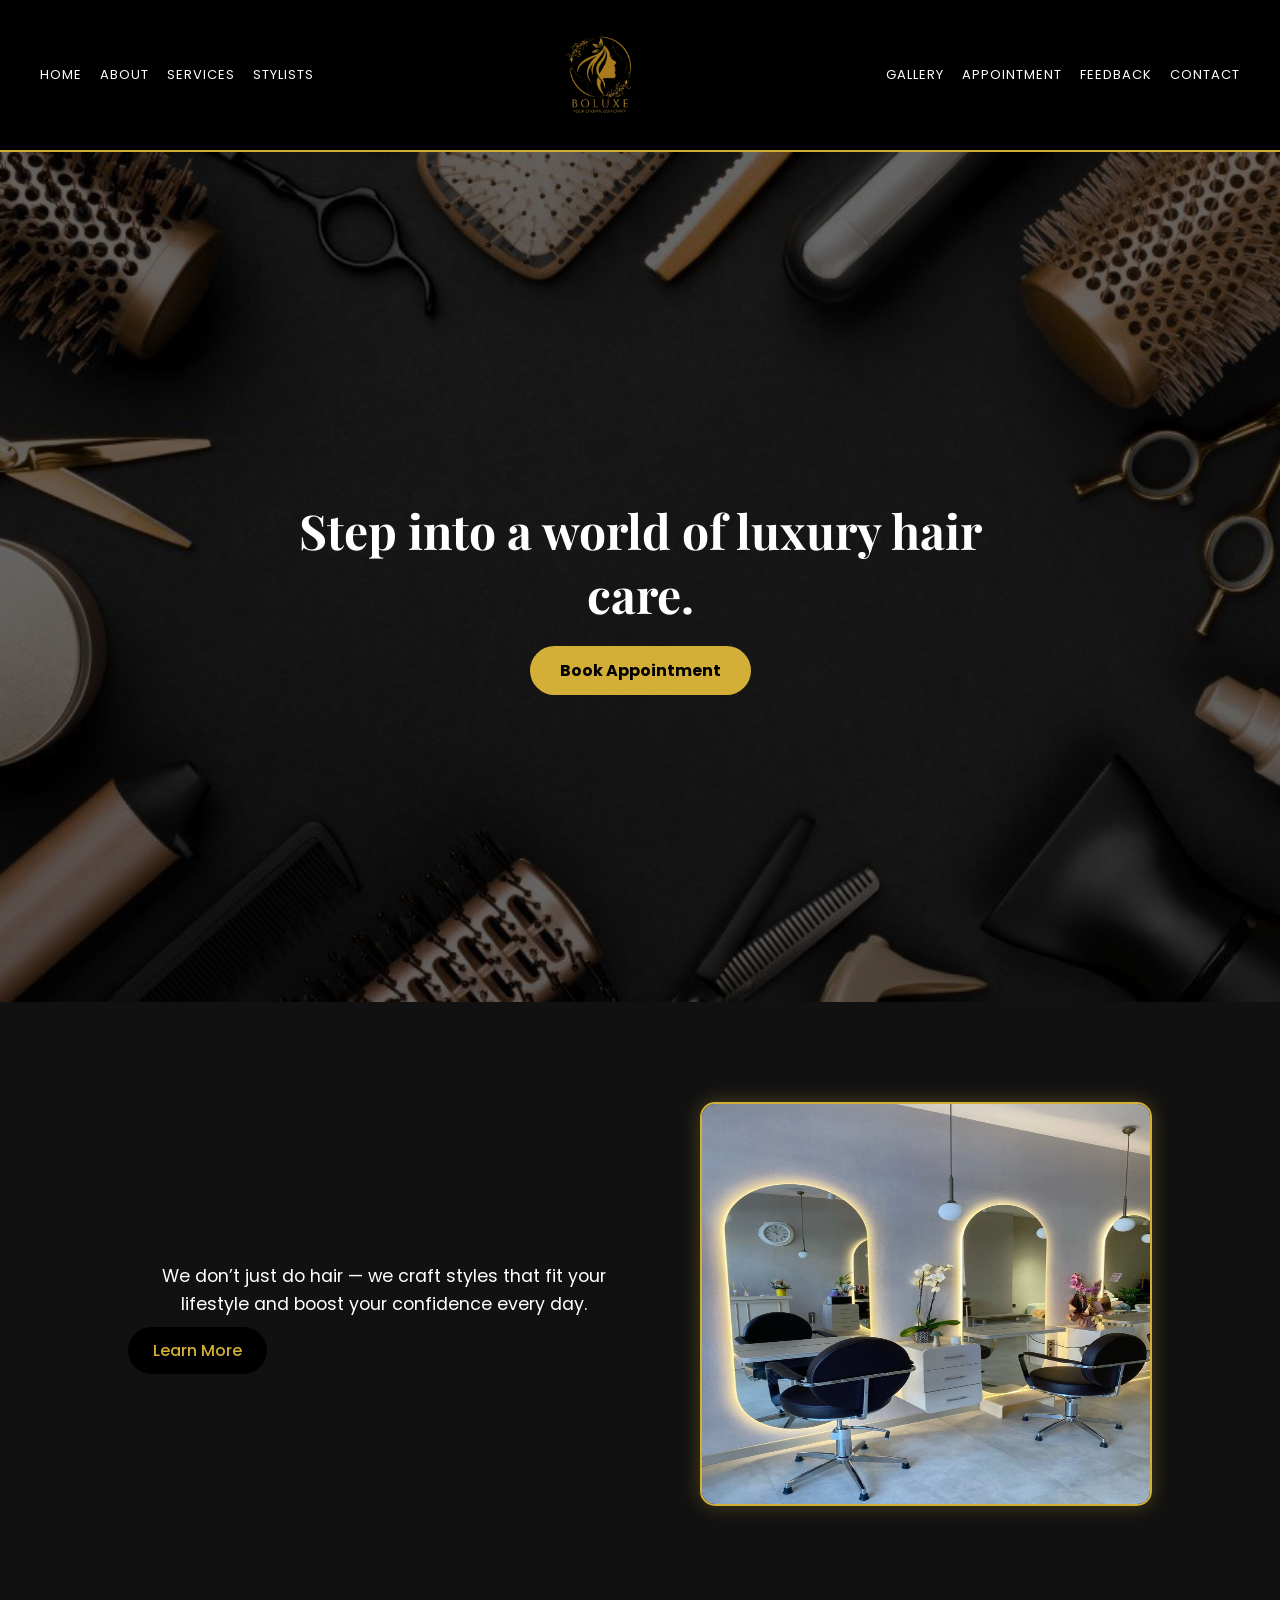
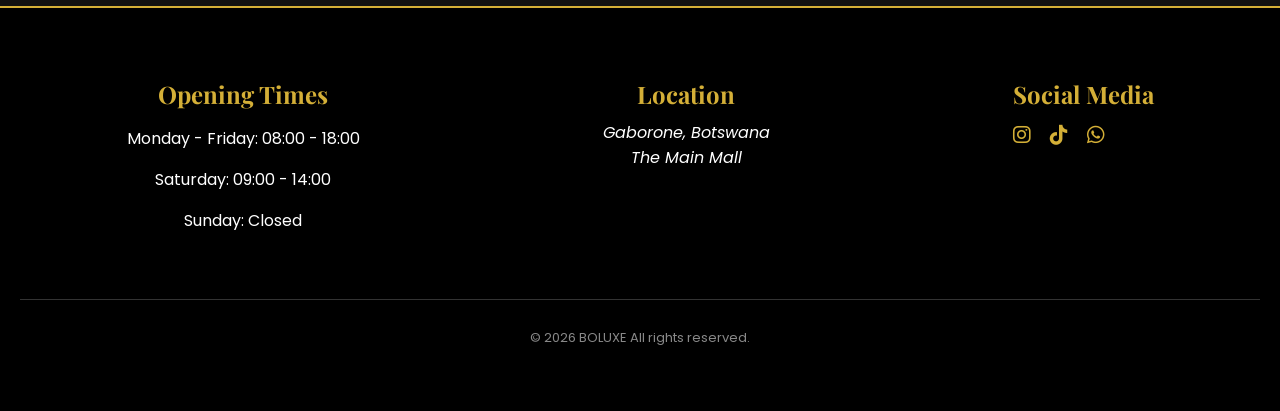
<file: index.html>
<!DOCTYPE html>
<html lang="en">
<head>
<meta charset="UTF-8">
<meta name="viewport" content="width=device-width, initial-scale=1.0">
<link href="styles.css" rel="stylesheet">
<link rel="stylesheet" href="https://cdnjs.cloudflare.com/ajax/libs/font-awesome/6.5.0/css/all.min.css">
<link href="https://fonts.googleapis.com/css2?family=Playfair+Display:wght@500;700&family=Poppins:wght@300;400;500&family=Great+Vibes&display=swap" rel="stylesheet">
</head>
<body>
<header>
    <nav> 
        <a href="index.html">Home</a> 
        <a href="about.html">About</a> 
        <a href="services.html">Services</a> 
        <a href="stylists.html">Stylists</a> 
    </nav> 
    <div class="logo"> 
    </div> 
    <nav> 
        <a href="gallery.html">Gallery</a> 
        <a href="appointment.html">Appointment</a> 
        <a href="feedback.html">Feedback</a> 
        <a href="contact.html">Contact</a> 
    </nav> 
</header>
    </header>

    <main id="home">
<section class="hero">
    <h1>Step into a world of luxury hair<br>care.</h1>
    <a href="signup.html" class="hero-btn">Book Appointment</a>
</section>

<section class="about-homepage">
    <article class="text">
        <p>
            We don’t just do hair — we craft styles that fit your<br>
            lifestyle and boost your confidence every day.
        </p>
        <a href="about.html" class="btn">Learn More</a>
    </article>

    <aside class="image">
        <img src="about.jpeg" alt="Hair styling" height="400" width="400">
    </aside>
</section>
</main>

<footer>
<section>
    <h2>Opening Times</h2>
    <p>Monday - Friday: 08:00 - 18:00</p>
    <p>Saturday: 09:00 - 14:00</p>
    <p>Sunday: Closed</p>
</section>

<section>
    <h2>Location</h2>
    <address>
        Gaborone, Botswana<br>
        The Main Mall
    </address>
</section>

<section>
    <h2>Social Media</h2>
    <nav>
      <a 
        href="https://www.instagram.com/boluxehairstudio?igsh=N3lhdHZvMjdvNWFi&utm_source=qr" target="_blank">
        <i class="fa-brands fa-instagram"></i>
      </a>

      <a 
        href="https://www.tiktok.com/@boluxehairstudio?_r=1&_t=ZS-96FZWPO80Yi" target="_blank">
        <i class="fa-brands fa-tiktok"></i>
      </a>

      <a 
        href="https://wa.me/26772216670" target="_blank">
        <i class="fa-brands fa-whatsapp"></i>
      </a>
    </nav>
</section>

<section class="footer-bottom">
    <p>&copy; 2026 BOLUXE All rights reserved.</p>
</section>
</footer>
</body>
</html>
</file>
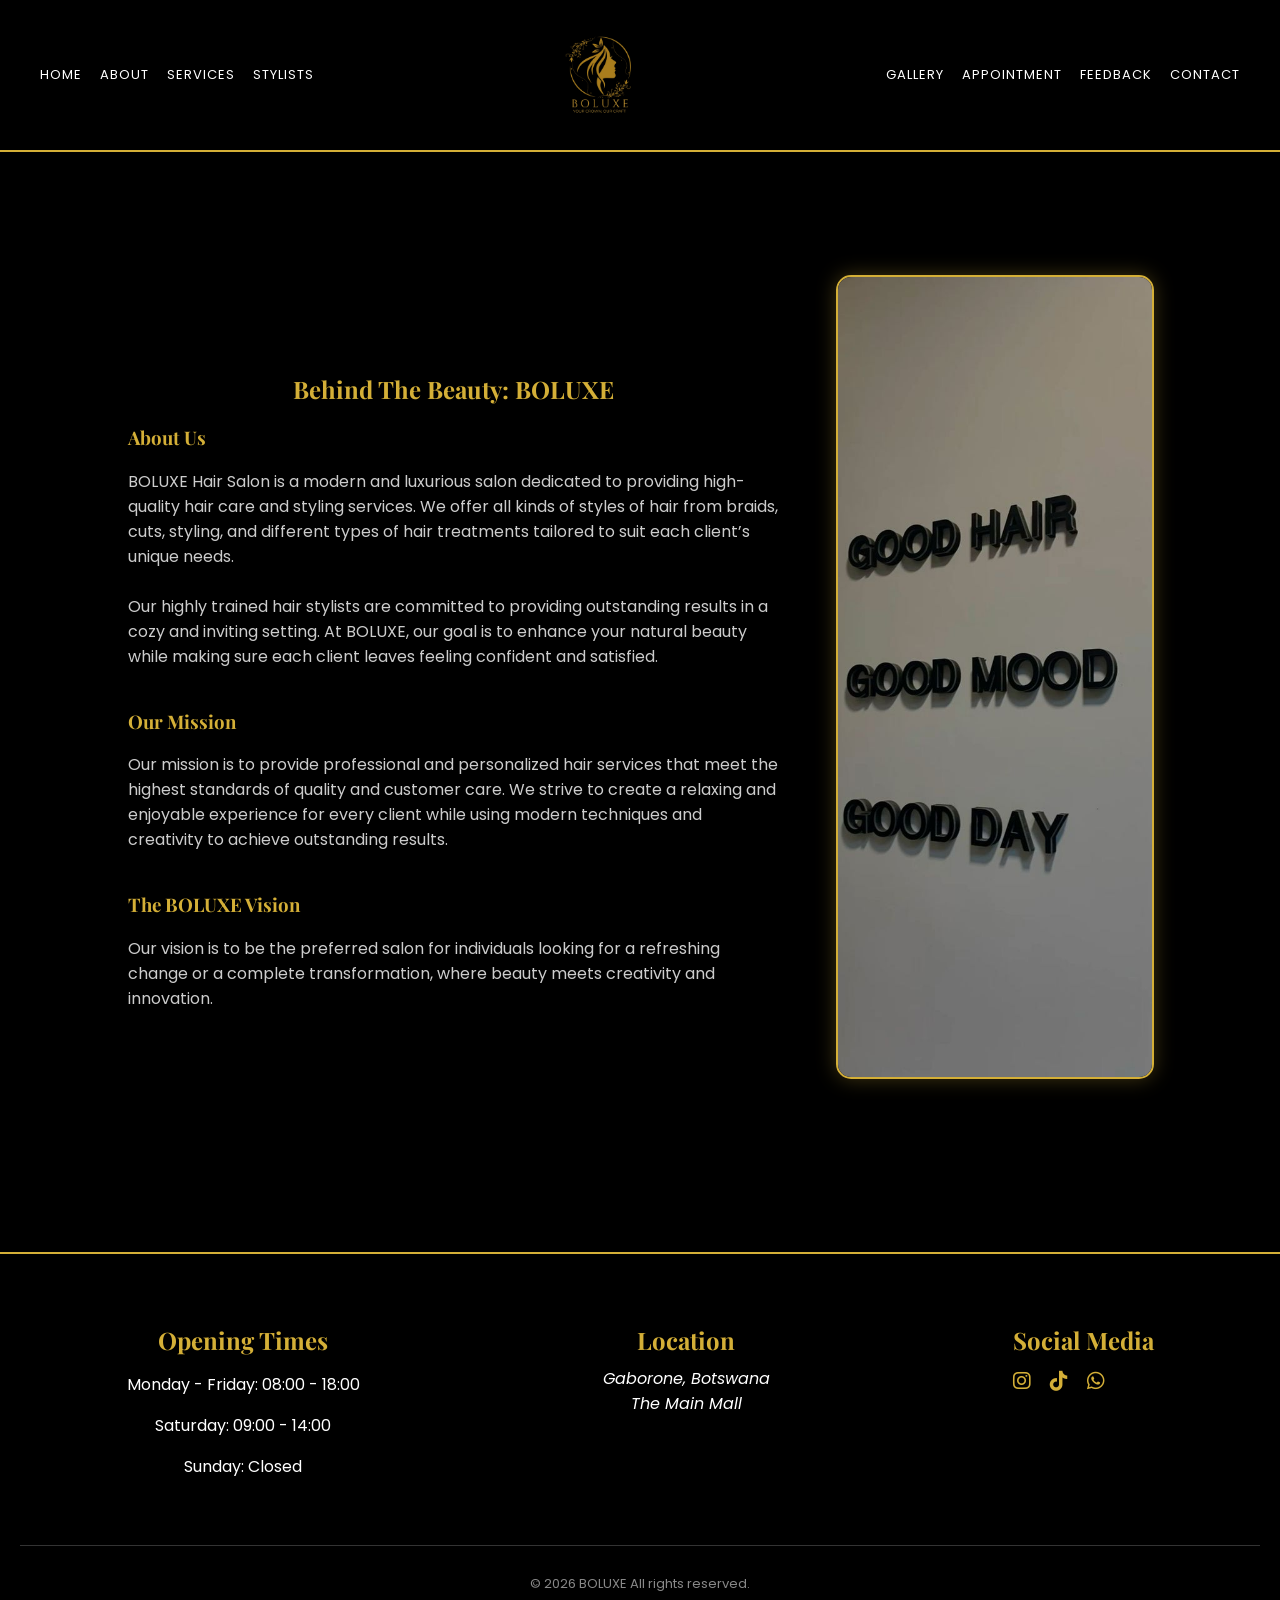
<file: about.html>
<!DOCTYPE html>
<html lang="en">
<head>
<meta charset="UTF-8"> 
<meta name="viewport" content="width=device-width, initial-scale=1.0">
<title>About Us</title>
<link href="styles.css" rel="stylesheet">
<link rel="stylesheet" href="https://cdnjs.cloudflare.com/ajax/libs/font-awesome/6.5.0/css/all.min.css">
<link href="https://fonts.googleapis.com/css2?family=Playfair+Display:wght@500;700&family=Poppins:wght@300;400;500&family=Great+Vibes&display=swap" rel="stylesheet">
</head>
<body>
<header>
    <nav> 
        <a href="index.html">Home</a> 
        <a href="about.html">About</a> 
        <a href="services.html">Services</a> 
        <a href="stylists.html">Stylists</a> 
    </nav> 

    <div class="logo"></div> 

    <nav> 
        <a href="gallery.html">Gallery</a> 
        <a href="appointment.html">Appointment</a> 
        <a href="feedback.html">Feedback</a> 
        <a href="contact.html">Contact</a> 
    </nav> 

</header>
<main id="behindthebeauty">
    <section>
        <h1>Behind The Beauty: BOLUXE</h1>
        <h3 id="about">About Us</h3>
        <p id="about-us">
            BOLUXE Hair Salon is a modern and luxurious salon dedicated to providing high-quality hair care and styling services. We offer all kinds of styles of hair from braids, cuts, styling, and different types of hair treatments tailored to suit each client’s unique needs.
            <br><br>
            Our highly trained hair stylists are committed to providing outstanding results in a cozy and inviting setting. At BOLUXE, our goal is to enhance your natural beauty while making sure each client leaves feeling confident and satisfied.
        </p>
        <h3>Our Mission</h3>
        <p id="about-us">
            Our mission is to provide professional and personalized hair services that meet the highest standards of quality and customer care. We strive to create a relaxing and enjoyable experience for every client while using modern techniques and creativity to achieve outstanding results.
        </p>
        <h3>The BOLUXE Vision</h3>
        <p id="about-us">
            Our vision is to be the preferred salon for individuals looking for a refreshing change or a complete transformation, where beauty meets creativity and innovation.
        </p>
    </section>

    <aside class="about-image">
        <img src="abou.jpeg" alt="Hair" height="800" width="700">
    </aside>
</main>

<footer>
<section>
    <h2>Opening Times</h2>
    <p>Monday - Friday: 08:00 - 18:00</p>
    <p>Saturday: 09:00 - 14:00</p>
    <p>Sunday: Closed</p>
</section>

<section>
    <h2>Location</h2>
    <address>
        Gaborone, Botswana<br>
        The Main Mall
    </address>
</section>

<section>
    <h2>Social Media</h2>
    <nav>
      <a href="https://www.instagram.com/boluxehairstudio?igsh=N3lhdHZvMjdvNWFi&utm_source=qr" target="_blank">
        <i class="fa-brands fa-instagram"></i>
      </a>

      <a href="https://www.tiktok.com/@boluxehairstudio?_r=1&_t=ZS-96FZWPO80Yi" target="_blank">
        <i class="fa-brands fa-tiktok"></i>
      </a>

      <a href="https://wa.me/26772216670" target="_blank">
        <i class="fa-brands fa-whatsapp"></i>
      </a>
    </nav>
</section>

<section class="footer-bottom">
    <p>&copy; 2026 BOLUXE All rights reserved.</p>
</section>
</footer>
</body>
</html>
</file>
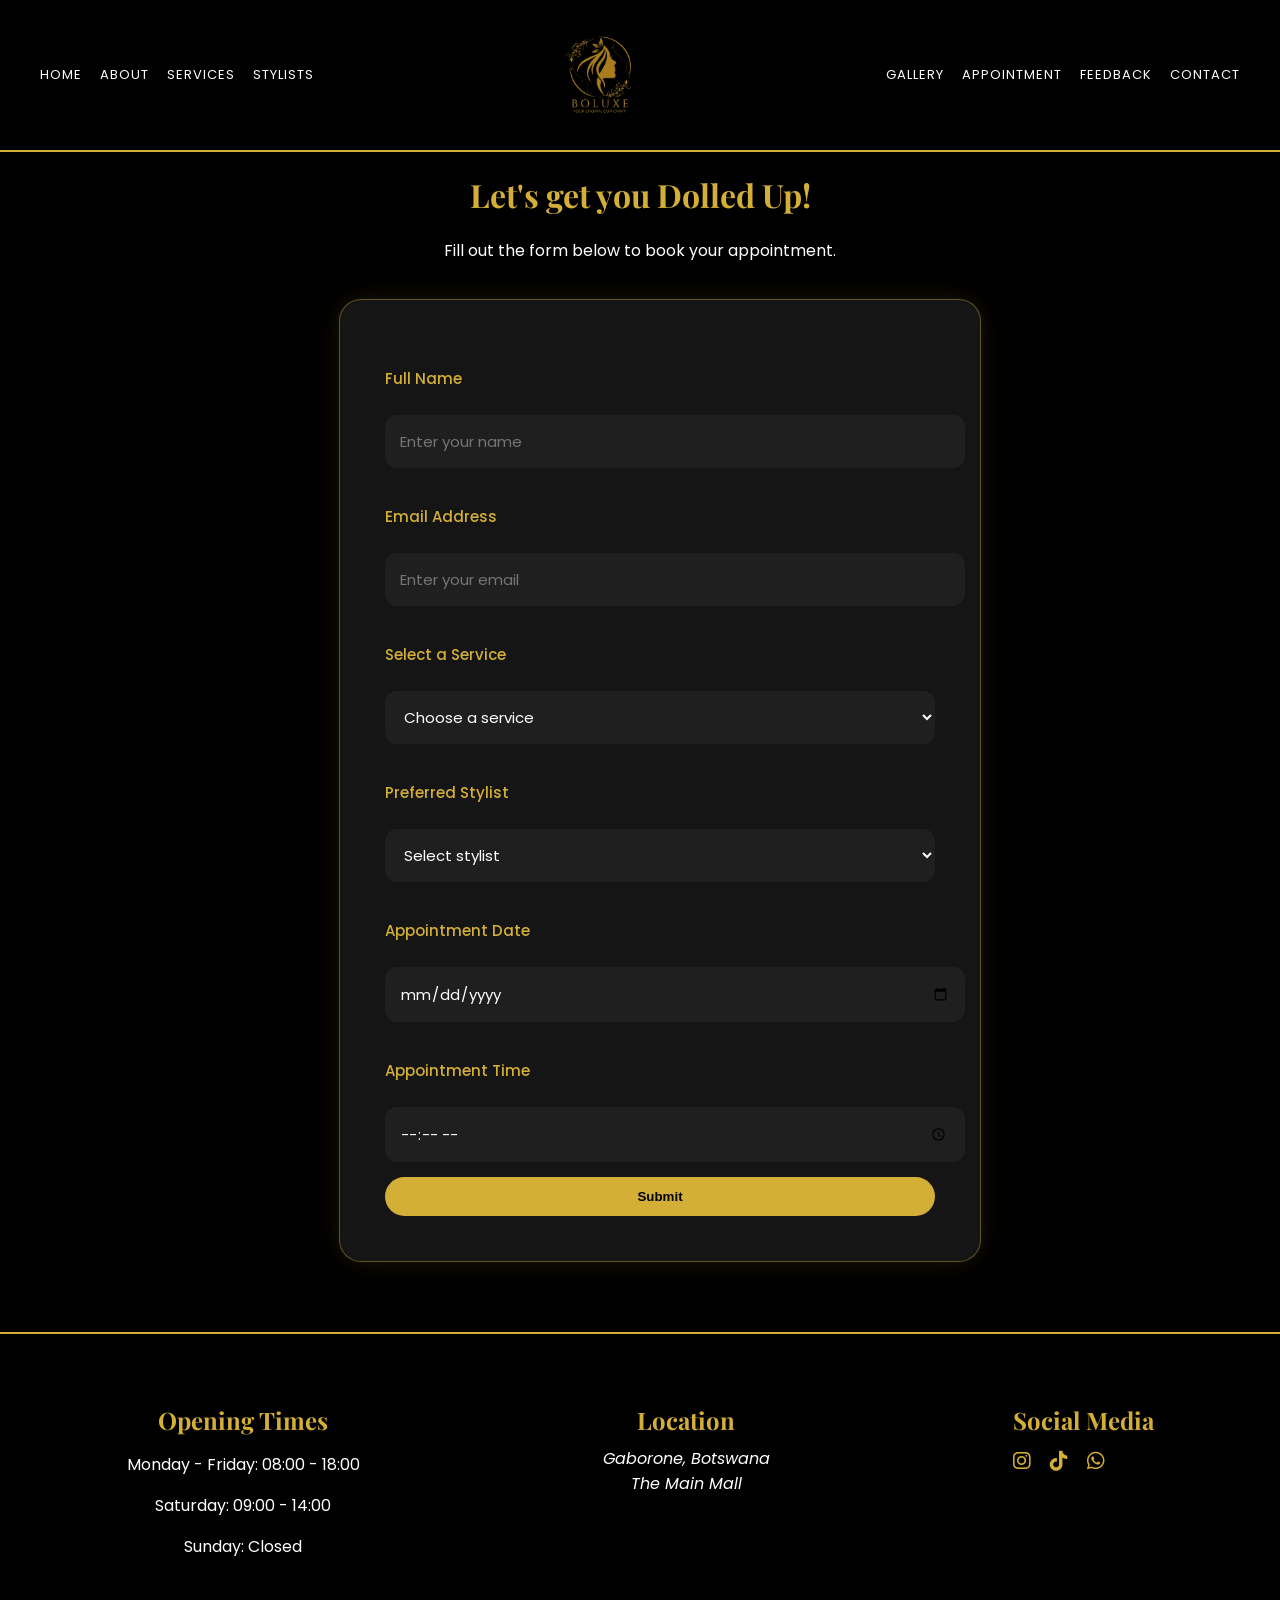
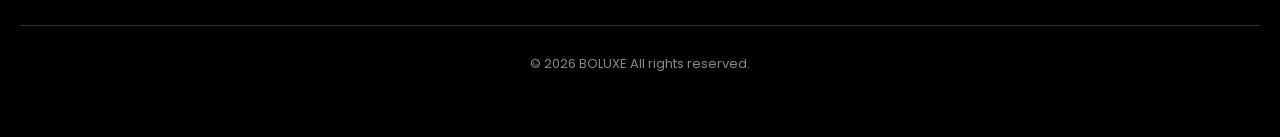
<file: appointment.html>
<!DOCTYPE html>
<html lang="en">
<head>
<meta charset="UTF-8">
<meta name="viewport" content="width=device-width, initial-scale=1.0">
<title>Book Appointment</title>
<link href="styles.css" rel="stylesheet">
<link rel="stylesheet" href="https://cdnjs.cloudflare.com/ajax/libs/font-awesome/6.5.0/css/all.min.css">
<link href="https://fonts.googleapis.com/css2?family=Playfair+Display:wght@500;700&family=Poppins:wght@300;400;500&family=Great+Vibes&display=swap" rel="stylesheet">
</head>
<body>
<header>
    <nav>
        <a href="index.html">Home</a>
        <a href="about.html">About</a>
        <a href="services.html">Services</a>
        <a href="stylists.html">Stylists</a>
    </nav>

    <div class="logo"></div>

    <nav>
        <a href="gallery.html">Gallery</a>
        <a href="appointment.html">Appointment</a>
        <a href="feedback.html">Feedback</a>
        <a href="contact.html">Contact</a>
    </nav>
</header>

<div class="intro">
    <h1>Let's get you Dolled Up!</h1>
    <p>Fill out the form below to book your appointment.</p>
</div>

<main id="booking">
<form id="appointment">
    <label>Full Name</label>
    <input type="text" placeholder="Enter your name" required>

    <label>Email Address</label>
    <input type="email" placeholder="Enter your email" required>

    <label>Select a Service</label>

    <select required>
        <option>Choose a service</option>
        <option>Braiding</option>
        <option>Wig Installation</option>
        <option>Haircuts</option>
        <option>Hair Treatment</option>
    </select>

    <label>Preferred Stylist</label>

    <select required>
        <option>Select stylist</option>
        <option>Shaniqua</option>
        <option>Nina</option>
        <option>Charmaine</option>
        <option>Gomolemo</option>
        <option>Joe</option>
        <option>Benson</option>
    </select>

    <label>Appointment Date</label>
    <input type="date" required>

    <label>Appointment Time</label>
    <input type="time" required>

    <button type="submit">Submit</button>
</form>
</main>

<footer>
<section>
    <h2>Opening Times</h2>
    <p>Monday - Friday: 08:00 - 18:00</p>
    <p>Saturday: 09:00 - 14:00</p>
    <p>Sunday: Closed</p>
</section>

<section>
    <h2>Location</h2>
    <address>
        Gaborone, Botswana<br>
        The Main Mall
    </address>
</section>

<section>
    <h2>Social Media</h2>
    <nav>
      <a href="https://www.instagram.com/boluxehairstudio?igsh=N3lhdHZvMjdvNWFi&utm_source=qr" target="_blank">
        <i class="fa-brands fa-instagram"></i>
      </a>

      <a href="https://www.tiktok.com/@boluxehairstudio?_r=1&_t=ZS-96FZWPO80Yi" target="_blank">
        <i class="fa-brands fa-tiktok"></i>
      </a>

      <a href="https://wa.me/26772216670" target="_blank">
        <i class="fa-brands fa-whatsapp"></i>
      </a>
    </nav>
</section>

<section class="footer-bottom">
    <p>&copy; 2026 BOLUXE All rights reserved.</p>
</section>
</footer>
</body>
</html>
</file>
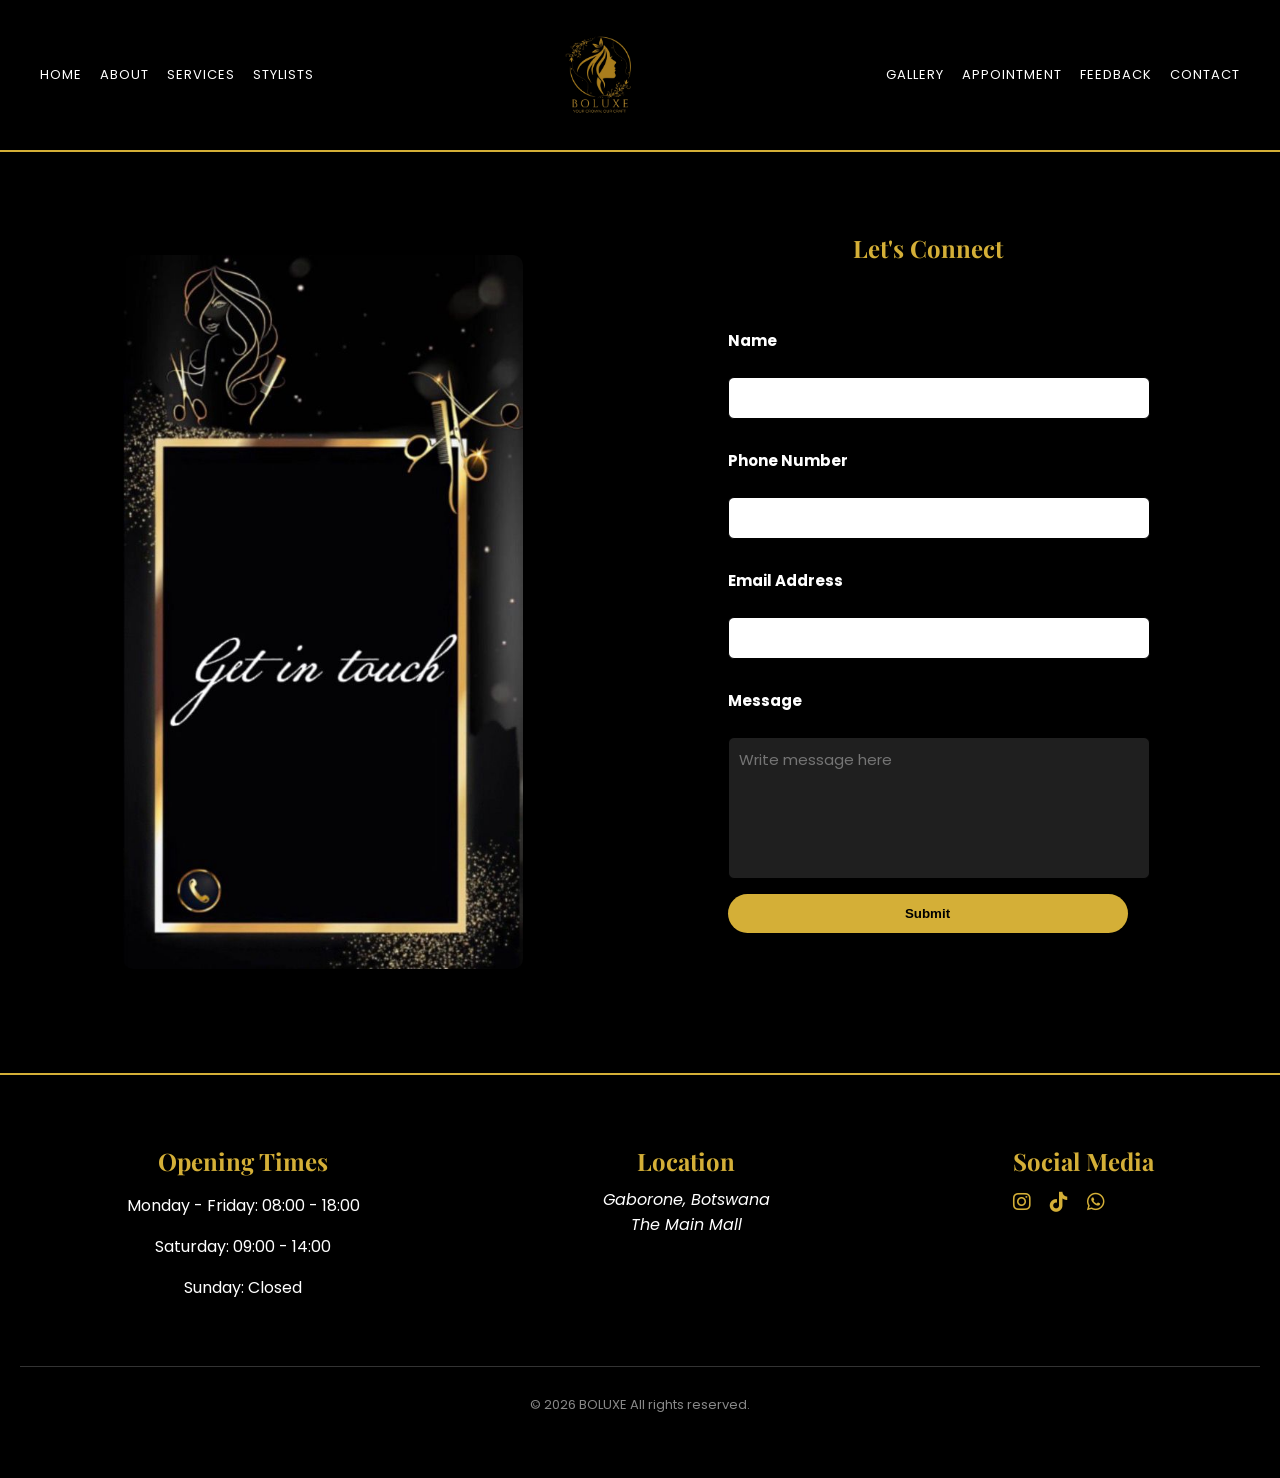
<file: contact.html>
<!DOCTYPE html>
<html lang="en">
<head>
<meta charset="UTF-8">
<meta name="viewport" content="width=device-width, initial-scale=1.0">
<title>Contact</title>
<link href="styles.css" rel="stylesheet">
<link rel="stylesheet" href="https://cdnjs.cloudflare.com/ajax/libs/font-awesome/6.5.0/css/all.min.css">
<link href="https://fonts.googleapis.com/css2?family=Playfair+Display:wght@500;700&family=Poppins:wght@300;400;500&family=Great+Vibes&display=swap" rel="stylesheet">
</head>
<body>
<header>
    <nav>
        <a href="index.html">Home</a>
        <a href="about.html">About</a>
        <a href="services.html">Services</a>
        <a href="stylists.html">Stylists</a>
    </nav>

    <div class="logo"></div>

    <nav>
        <a href="gallery.html">Gallery</a>
        <a href="appointment.html">Appointment</a>
        <a href="feedback.html">Feedback</a>
        <a href="contact.html">Contact</a>
    </nav>
</header>

    <section class="contact">
    <img src="contact.jpeg" alt="Contact Image">
    <div class="contactform">
        <h1>Let's Connect</h1>

        <form>
            <label id="contact">Name</label>
            <input type="text" required>

            <label id="contact">Phone Number</label>
            <input type="text" required>

            <label id="contact">Email Address</label>
            <input type="email" required>

            <label id="contact">Message</label>

            <textarea placeholder="Write message here"></textarea>

            <button type="submit">Submit</button>
        </form>
    </div>
</section>

<footer>
<section>
    <h2>Opening Times</h2>
    <p>Monday - Friday: 08:00 - 18:00</p>
    <p>Saturday: 09:00 - 14:00</p>
    <p>Sunday: Closed</p>
</section>

<section>
    <h2>Location</h2>
    <address>
        Gaborone, Botswana<br>
        The Main Mall
    </address>
</section>

<section>
    <h2>Social Media</h2>
    <nav>
      <a href="https://www.instagram.com/boluxehairstudio?igsh=N3lhdHZvMjdvNWFi&utm_source=qr" target="_blank">
        <i class="fa-brands fa-instagram"></i>
      </a>

      <a href="https://www.tiktok.com/@boluxehairstudio?_r=1&_t=ZS-96FZWPO80Yi" target="_blank">
        <i class="fa-brands fa-tiktok"></i>
      </a>

      <a href="https://wa.me/26772216670" target="_blank">
        <i class="fa-brands fa-whatsapp"></i>
      </a>
    </nav>
</section>

<section class="footer-bottom">
    <p>&copy; 2026 BOLUXE All rights reserved.</p>
</section>
</footer>

</body>
</html>
</file>
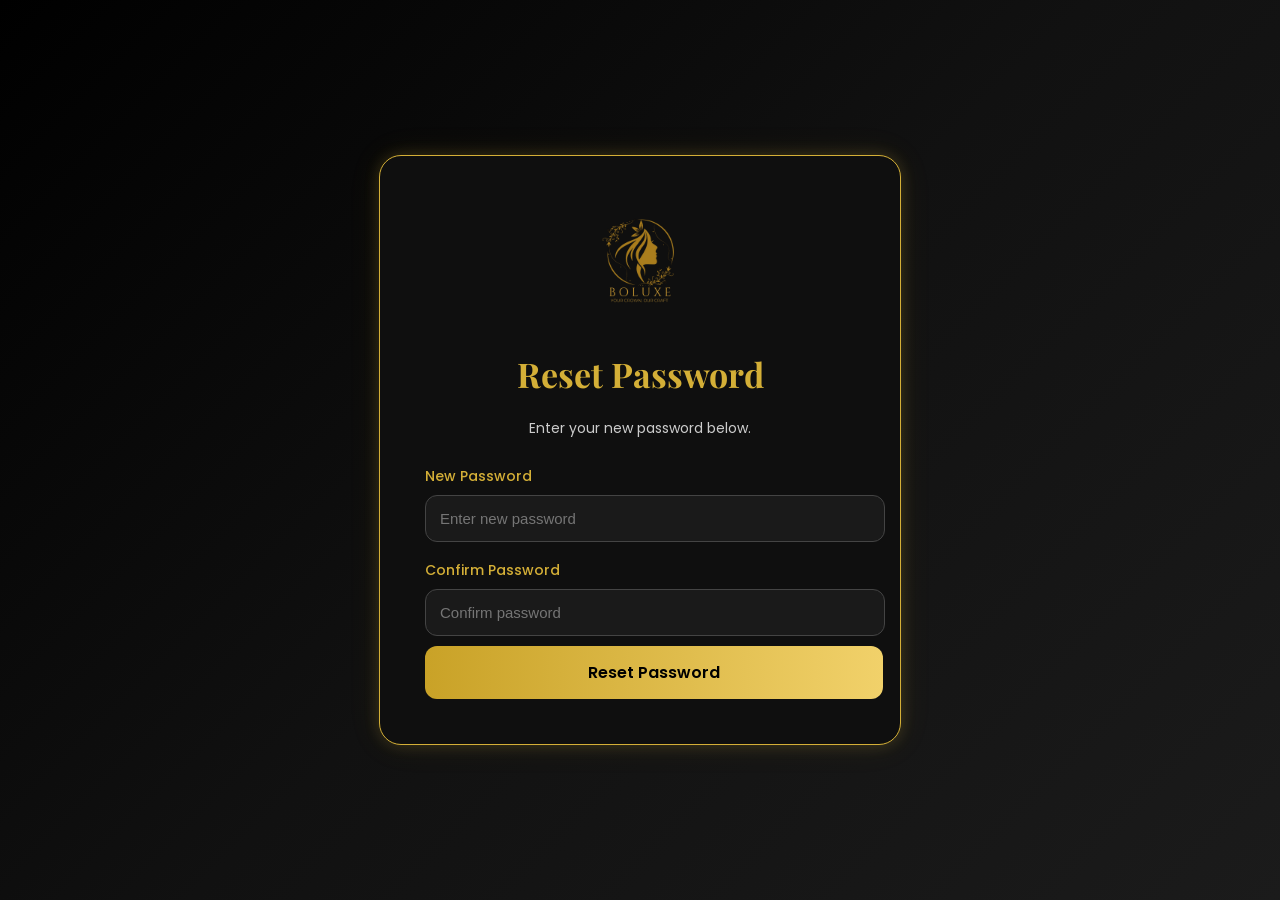
<file: createnewpassword.html>
<!DOCTYPE html>
<html lang="en">
<head>
<meta charset="UTF-8">
<meta name="viewport" content="width=device-width, initial-scale=1.0">
<title>Reset Password | BOLUXE</title>
<link href="authstyles.css" rel="stylesheet">
<link rel="stylesheet" href="https://cdnjs.cloudflare.com/ajax/libs/font-awesome/6.5.0/css/all.min.css">
<link href="https://fonts.googleapis.com/css2?family=Playfair+Display:wght@500;700&family=Poppins:wght@300;400;500&family=Great+Vibes&display=swap" rel="stylesheet">
</head>
<body>

<div class="new-password">
    <div class="auth-logo">
        <img src="logo.png" alt="BOLUXE Logo">
    </div>

    <h1>Reset Password</h1>
    <p>Enter your new password below.</p>
    <form>

        <label id="field-label">New Password</label>
        <input type="password" id="new-password" placeholder="Enter new password" required>

        <label id="field-label">Confirm Password</label>
        <input type="password" id="confirm-password" placeholder="Confirm password" required>

        <a href="login.html" class="reset-btn">Reset Password</a>
    </form>
</div>
</body>
</html>
</file>
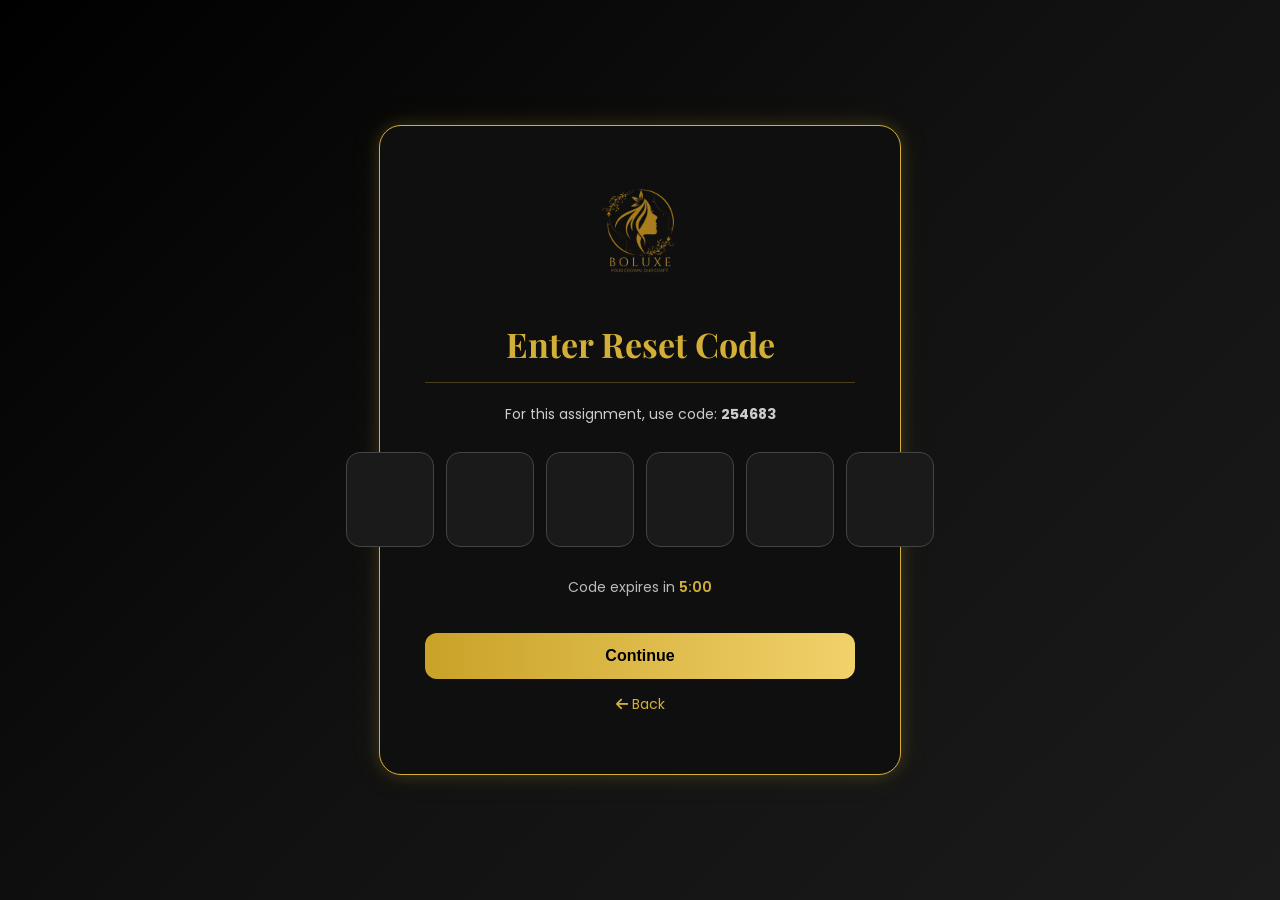
<file: enterresetcode.html>
<!DOCTYPE html>
<html lang="en">
<head>
<meta charset="UTF-8">
<meta name="viewport" content="width=device-width, initial-scale=1.0">
<title>Enter Reset Code | BOLUXE</title>
<link href="authstyles.css" rel="stylesheet">
<link rel="stylesheet" href="https://cdnjs.cloudflare.com/ajax/libs/font-awesome/6.5.0/css/all.min.css">
<link href="https://fonts.googleapis.com/css2?family=Playfair+Display:wght@500;700&family=Poppins:wght@300;400;500&family=Great+Vibes&display=swap" rel="stylesheet">
</head>
<body>
<div class="enterresetcode">

    <div class="auth-logo">
        <img src="logo.png" alt="BOLUXE Logo">
    </div>

    <h1>Enter Reset Code</h1>

    <p class="desc">
        For this assignment, use code: <strong>254683</strong>
    </p>

               <form action="createnewpassword.html">

                <div class="code-inputs">
                    <input type="text" maxlength="1">
                    <input type="text" maxlength="1">
                    <input type="text" maxlength="1">
                    <input type="text" maxlength="1">
                    <input type="text" maxlength="1">
                    <input type="text" maxlength="1">
                </div>
                <p class="timer">
                    Code expires in <span id="countdown">05:00</span>
                </p>

                <button type="submit">Continue</button>

            </form>


    <p style="margin-top: 15px;">
        <a href="forgotpassword.html">
            <i class="fa-solid fa-arrow-left"></i> Back
        </a>
    </p>

</div>

<script>
let time = 300;
const countdown = document.getElementById("countdown");

const timer = setInterval(() => {
    let minutes = Math.floor(time / 60);
    let seconds = time % 60;

    seconds = seconds < 10 ? "0" + seconds : seconds;

    countdown.textContent = minutes + ":" + seconds;

    time--;

    if (time < 0) {
        clearInterval(timer);
        countdown.textContent = "Expired";
    }
}, 1000);
</script>

</body>
</html>
</file>
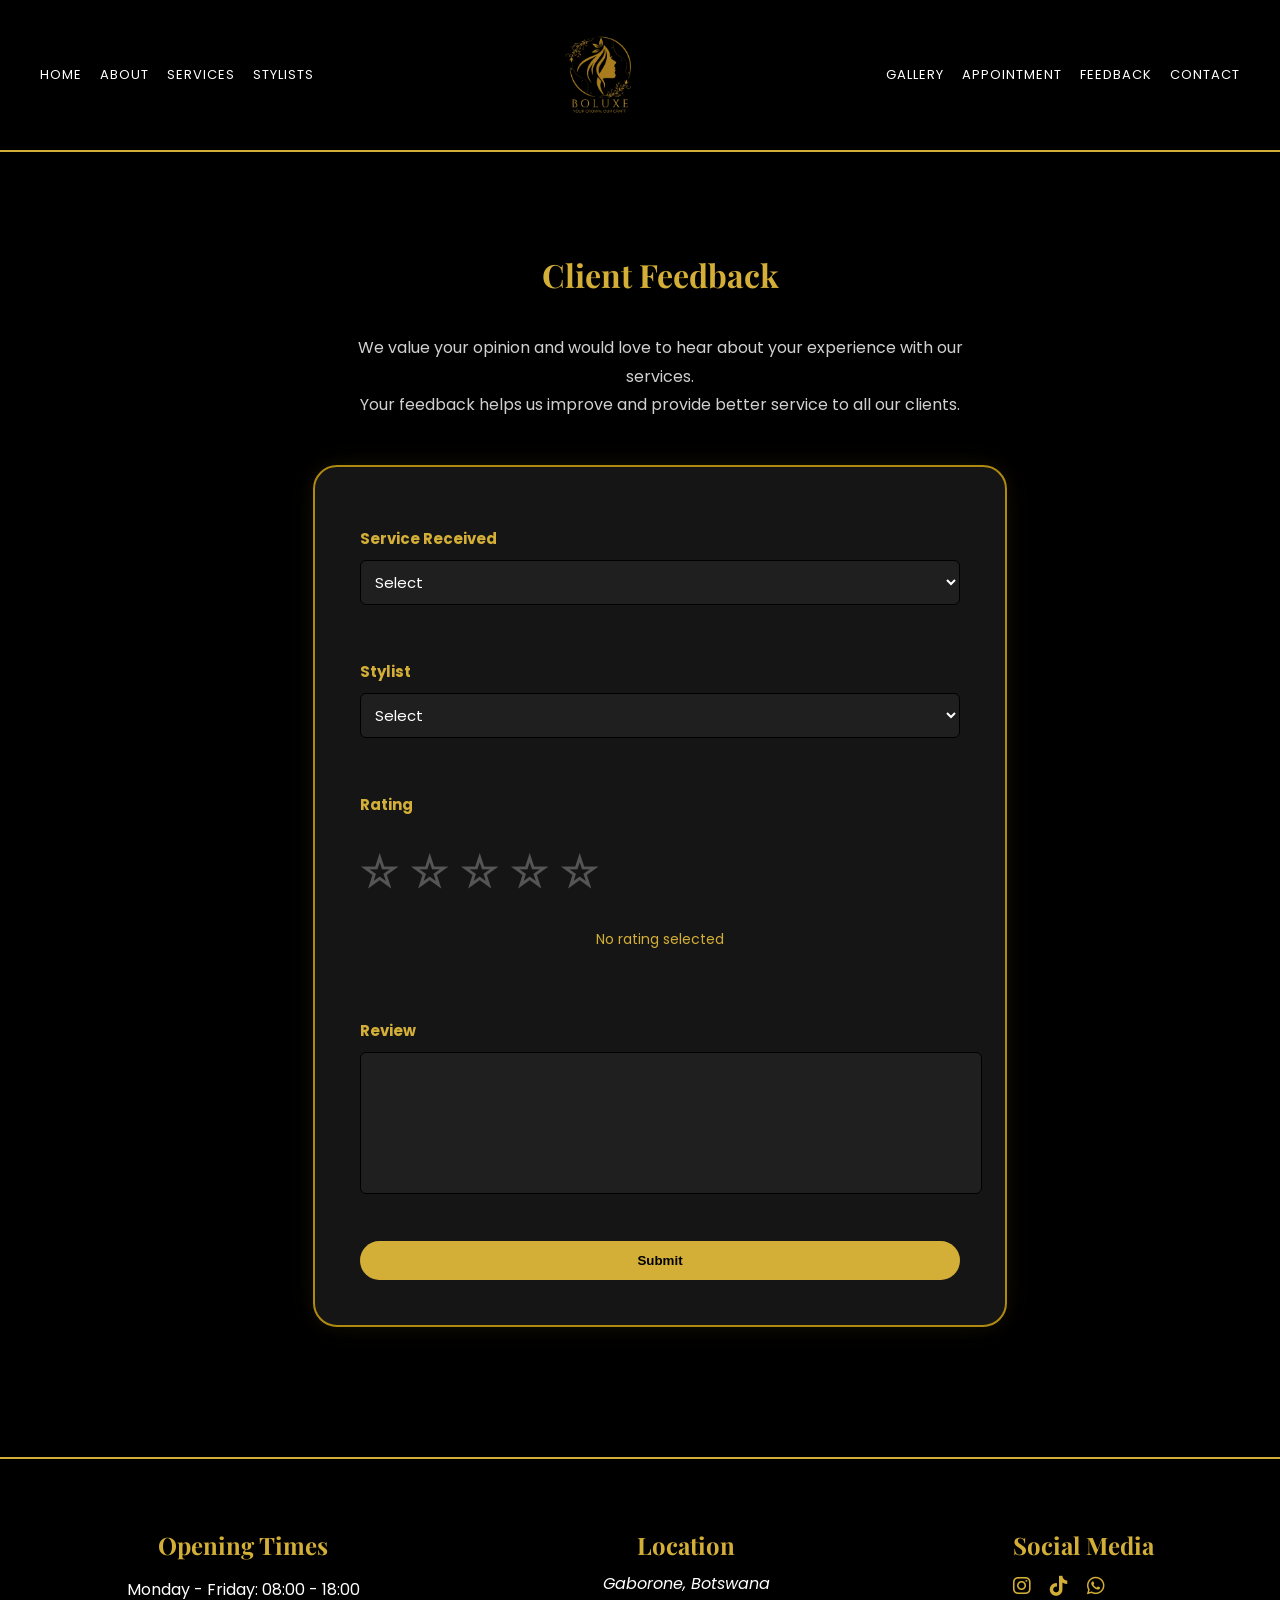
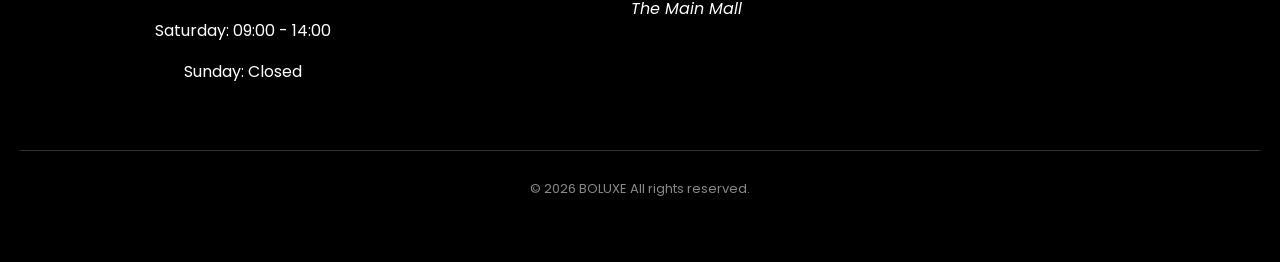
<file: feedback.html>
<!DOCTYPE html>
<html lang="en">
<head>
<meta charset="UTF-8">
<meta name="viewport" content="width=device-width, initial-scale=1.0">
<title>Client Feedback | BOLUXE</title>
<link rel="stylesheet" href="styles.css">
<link rel="stylesheet" href="https://cdnjs.cloudflare.com/ajax/libs/font-awesome/6.5.0/css/all.min.css">
<link href="https://fonts.googleapis.com/css2?family=Playfair+Display:wght@500;700&family=Poppins:wght@300;400;500&display=swap" rel="stylesheet">
</head>
<body>
<header>
     <nav> 
        <a href="index.html">Home</a> 
        <a href="about.html">About</a> 
        <a href="services.html">Services</a> 
        <a href="stylists.html">Stylists</a> 
    </nav> 

    <div class="logo"></div> 

    <nav> 
        <a href="gallery.html">Gallery</a> 
        <a href="appointment.html">Appointment</a> 
        <a href="feedback.html">Feedback</a> 
        <a href="contact.html">Contact</a> 
    </nav> 
</header>

<main id="feedback">
    <h1 id="feedback-header">Client Feedback</h1>
    <p id="description"> We value your opinion and would love to hear about your experience with our services.<br>Your feedback helps us improve and provide better service to all our clients.</p>

    <form id="feedback-form">
        <div class="form-group">
            <label>Service Received</label>
            <select required>
                <option selected disabled>Select</option>
                <option>Braiding</option>
                <option>Wig Installation</option>
                <option>Haircuts</option>
                <option>Hair Treatment</option>
            </select>
        </div>

        <div class="feedback-form">
            <label>Stylist</label>
            <select required>
                <option selected disabled>Select</option>
                <option>Shaniqua</option>
                <option>Nina</option>
                <option>Charmaine</option>
                <option>Joe</option>
                <option>Gomolemo</option>
                <option>Benson</option>
            </select>
        </div>

        <div class="form-group">
            <label>Rating</label>

            <div class="rating">
                <input type="radio" id="star1" name="rating" value="1"><label for="star1">☆</label>
                <input type="radio" id="star2" name="rating" value="2"><label for="star2">☆</label>
                <input type="radio" id="star3" name="rating" value="3"><label for="star3">☆</label>
                <input type="radio" id="star4" name="rating" value="4"><label for="star4">☆</label>
                <input type="radio" id="star5" name="rating" value="5"><label for="star5">☆</label>
            </div>

            <p id="result">No rating selected</p>
        </div>

        <div class="form-group">
            <label>Review</label>
            <textarea></textarea>
        </div>

        <button type="submit">Submit</button>
    </form>
</main>

<footer>
<section>
    <h2>Opening Times</h2>
    <p>Monday - Friday: 08:00 - 18:00</p>
    <p>Saturday: 09:00 - 14:00</p>
    <p>Sunday: Closed</p>
</section>

<section>
    <h2>Location</h2>
    <address>
        Gaborone, Botswana<br>
        The Main Mall
    </address>
</section>

<section>
    <h2>Social Media</h2>
    <nav>
      <a href="https://www.instagram.com/boluxehairstudio" target="_blank"><i class="fa-brands fa-instagram"></i></a>
      <a href="https://www.tiktok.com/@boluxehairstudio" target="_blank"><i class="fa-brands fa-tiktok"></i></a>
      <a href="https://wa.me/26772216670" target="_blank"><i class="fa-brands fa-whatsapp"></i></a>
    </nav>
</section>

<section class="footer-bottom">
    <p>&copy; 2026 BOLUXE All rights reserved.</p>
</section>
</footer>

<script>
const stars = document.querySelectorAll('input[name="rating"]');
const result = document.getElementById('result');

stars.forEach(star => {
    star.addEventListener('change', () => {
        result.textContent = "You rated " + star.value + " star(s)";
    });
});
</script>
</body>
</html>
</file>
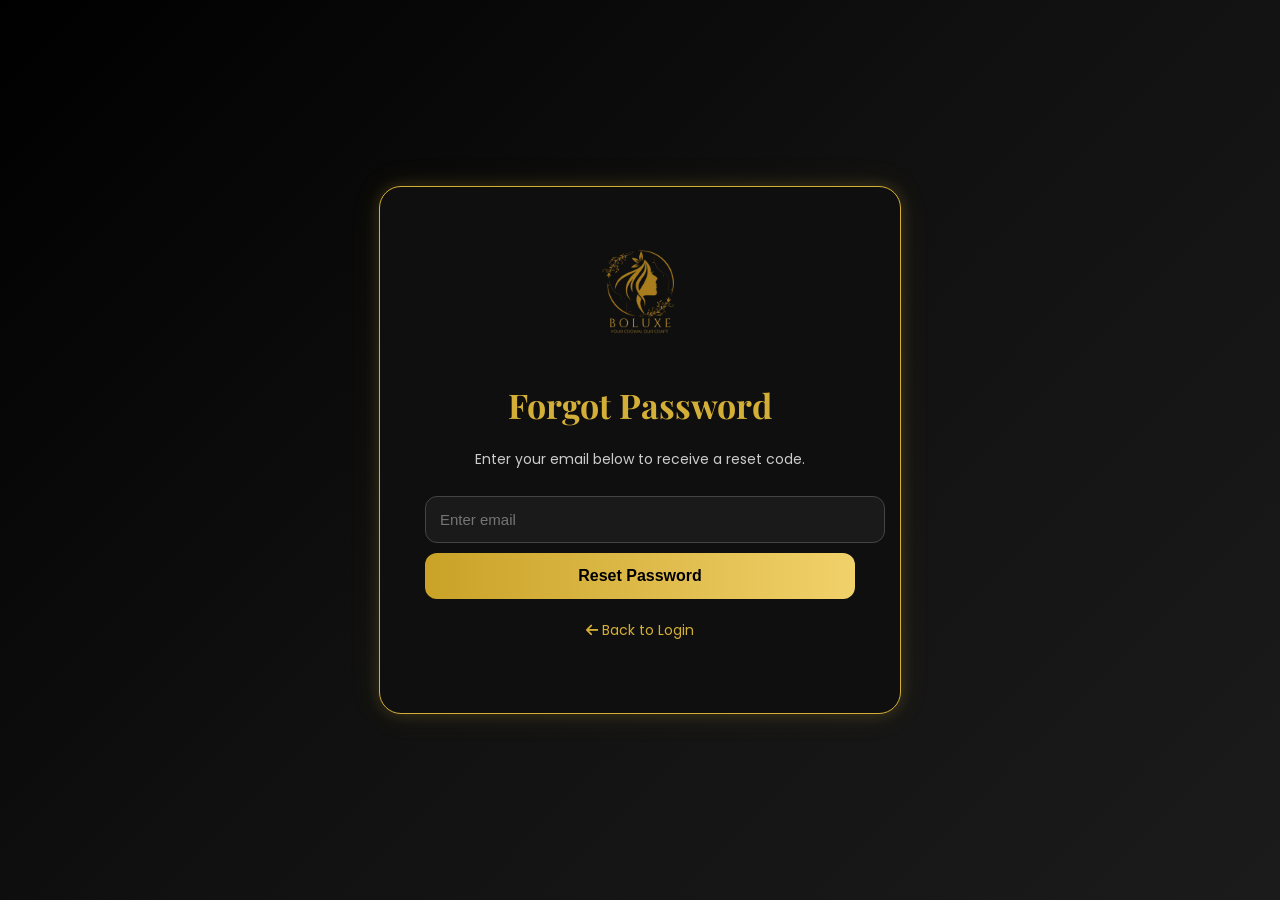
<file: forgotpassword.html>
<!DOCTYPE html>
<html lang="en">
<head>
<meta charset="UTF-8">
<meta name="viewport" content="width=device-width, initial-scale=1.0">
<title>Forgot Password | BOLUXE</title>
<link rel="stylesheet" href="authstyles.css">
<link rel="stylesheet" href="https://cdnjs.cloudflare.com/ajax/libs/font-awesome/6.5.0/css/all.min.css">
<link href="https://fonts.googleapis.com/css2?family=Playfair+Display:wght@500;700&family=Poppins:wght@300;400;500&family=Great+Vibes&display=swap" rel="stylesheet">
</head>
<body>

<div class="forgotpassword">
    <div class="auth-logo">
        <img src="logo.png" alt="BOLUXE Logo">
    </div>

    <h1>Forgot Password</h1>
    <p>Enter your email below to receive a reset code.</p>

    <form action="enterresetcode.html">

       <label id="field-label"></label>
        <input type="email" placeholder="Enter email" required>

        <button type="submit">Reset Password</button>
    </form>

    <p>
        <a href="login.html">
            <i class="fa-solid fa-arrow-left"></i> Back to Login
        </a>
    </p>
</div>
</body>
</html>
</file>
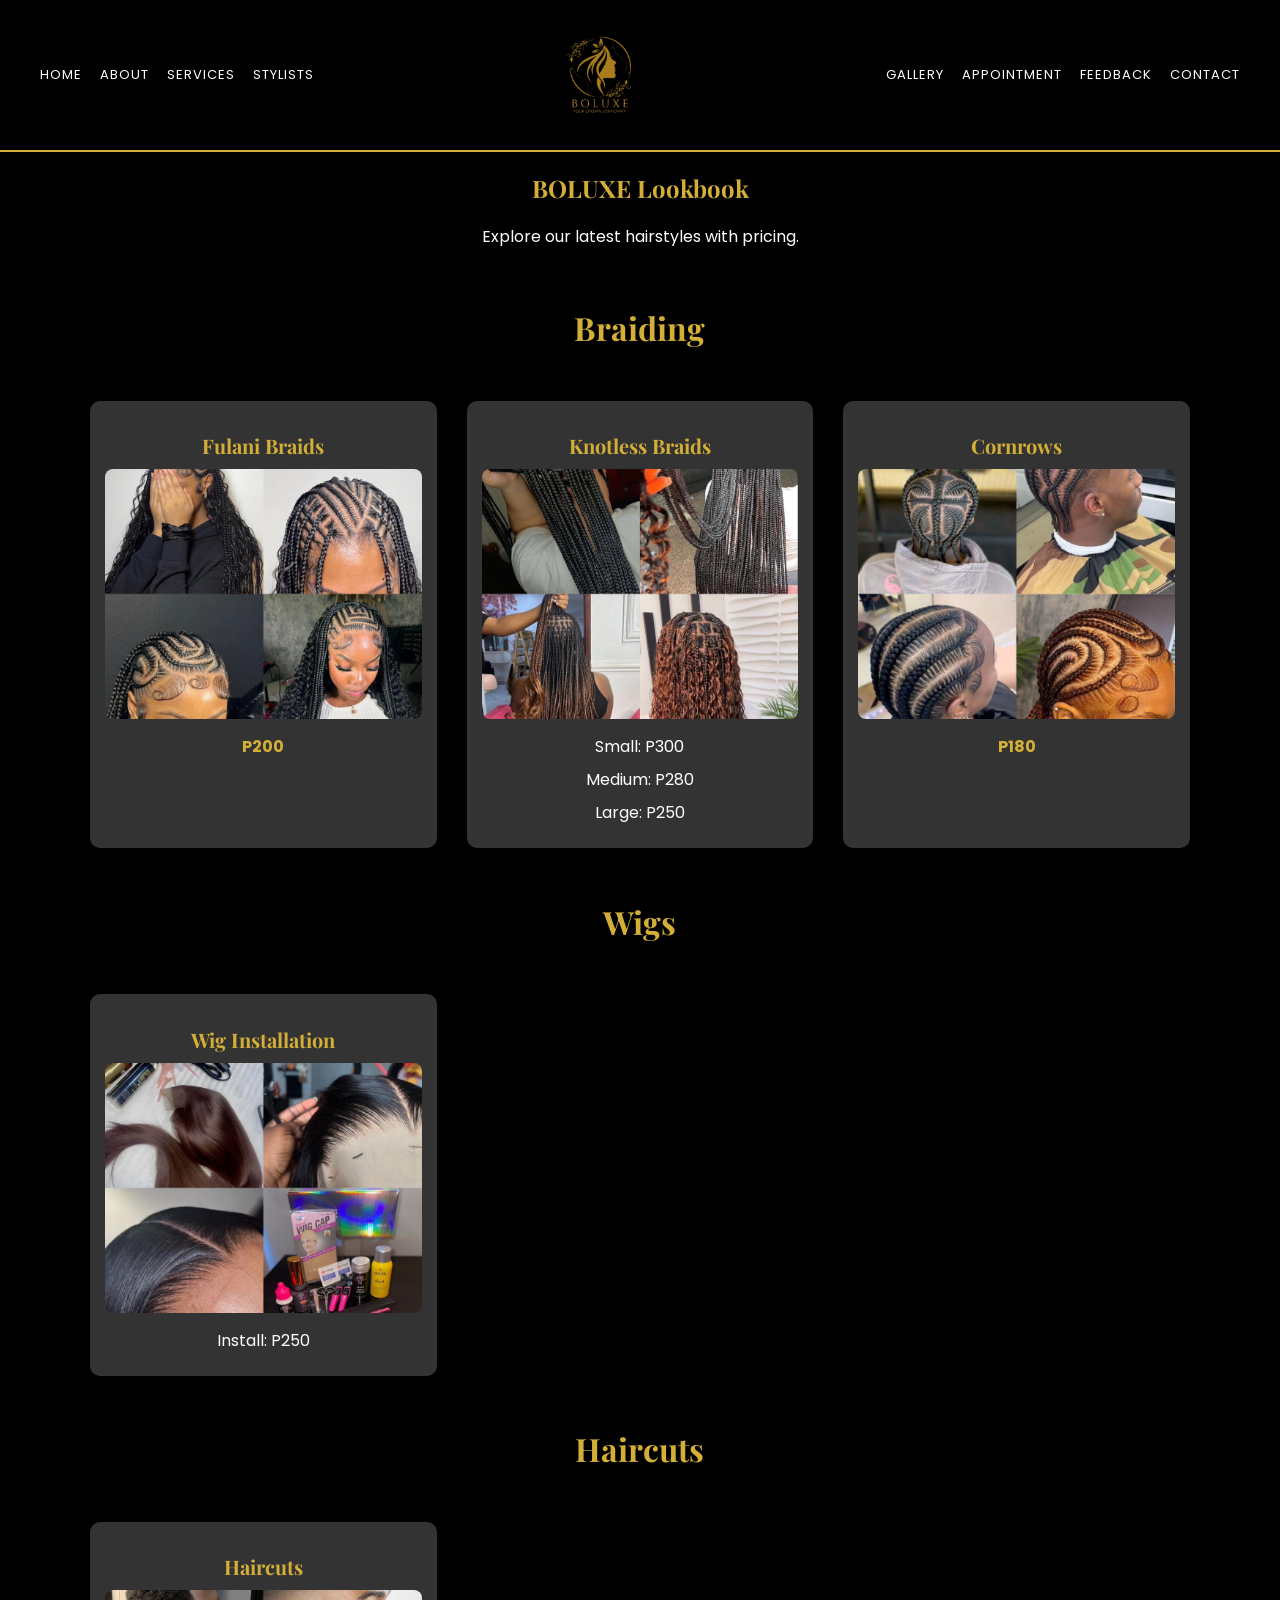
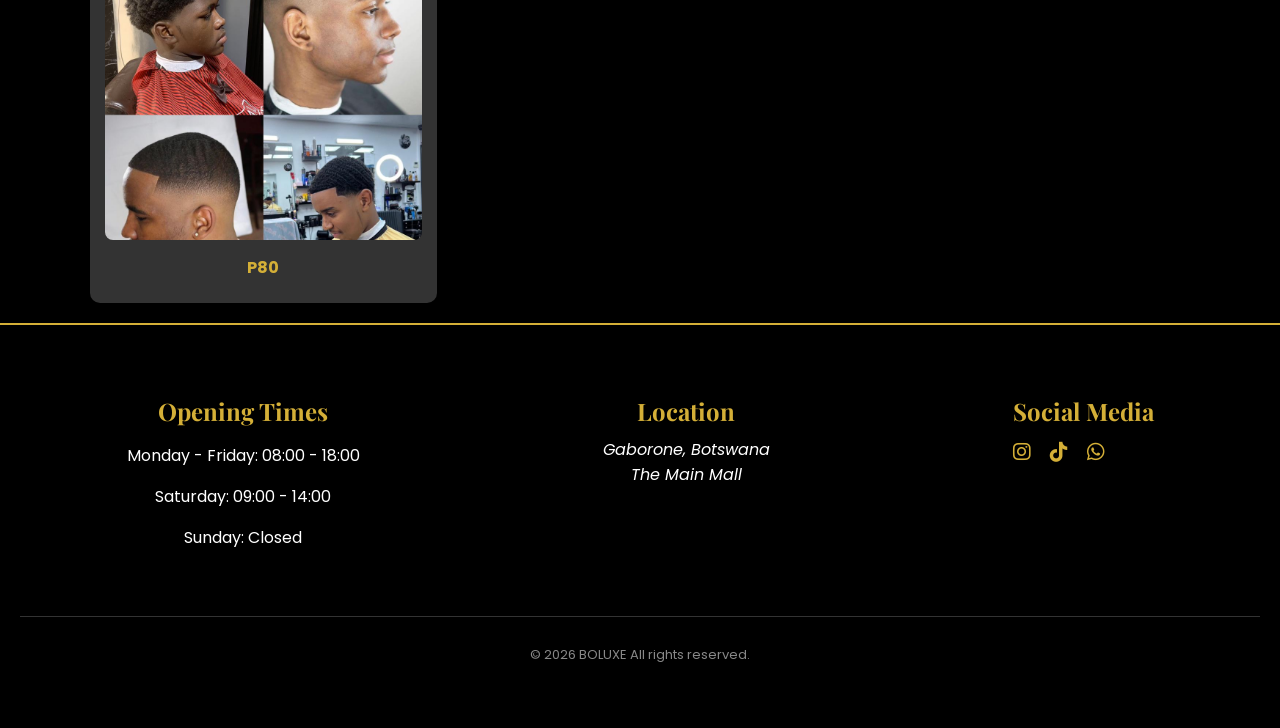
<file: gallery.html>
<!DOCTYPE html>
<html lang="en">
<head>
<meta charset="UTF-8"> 
<meta name="viewport" content="width=device-width, initial-scale=1.0">
<title>BOLUXE Lookbook</title>
<link rel="stylesheet" href="styles.css">
<link rel="stylesheet" href="https://cdnjs.cloudflare.com/ajax/libs/font-awesome/6.5.0/css/all.min.css">
<link href="https://fonts.googleapis.com/css2?family=Playfair+Display:wght@500;700&family=Poppins:wght@300;400;500&family=Great+Vibes&display=swap" rel="stylesheet">
</head>
<body>

<header>
    <nav> 
      <a href="index.html">Home</a> 
      <a href="about.html">About</a> 
      <a href="services.html">Services</a> 
      <a href="stylists.html">Stylists</a> 
    </nav> 

    <div class="logo"></div> 

    <nav> 
        <a href="gallery.html">Gallery</a> 
        <a href="appointment.html">Appointment</a> 
        <a href="feedback.html">Feedback</a> 
        <a href="contact.html">Contact</a> 
    </nav> 
</header>

<section>
    <h1>BOLUXE Lookbook</h1>
    <p>Explore our latest hairstyles with pricing.</p>

</section>

<div class="gallery">
    <h1>Braiding</h1>
    <div class="gallery-card">
        <h2>Fulani Braids</h2>
        <img src="fulani.jpeg">
        <p class="price">P200</p>
    </div>


    <div class="gallery-card">
        <h2>Knotless Braids</h2>
        <img src="knotless.jpeg">
        <p>Small: P300</p>
        <p>Medium: P280</p>
        <p>Large: P250</p>
    </div>

    <div class="gallery-card">
        <h2>Cornrows</h2>
        <img src="cornrows.jpeg">
        <p class="price">P180</p>
    </div>

    <h1>Wigs</h1>

    <div class="gallery-card">
        <h2>Wig Installation</h2>
        <img src="wig installation.jpeg">
        <p>Install: P250</p>
    </div>

    <h1>Haircuts</h1>

    <div class="gallery-card">
        <h2>Haircuts</h2>
        <img src="hair cuts.jpeg">
        <p class="price">P80</p>
    </div>
    </div>

<footer>
<section>
    <h2>Opening Times</h2>
    <p>Monday - Friday: 08:00 - 18:00</p>
    <p>Saturday: 09:00 - 14:00</p>
    <p>Sunday: Closed</p>
</section>

<section>
    <h2>Location</h2>
    <address>
        Gaborone, Botswana<br>
        The Main Mall
    </address>
</section>

<section>
    <h2>Social Media</h2>
    <nav>
      <a 
        href="https://www.instagram.com/boluxehairstudio?igsh=N3lhdHZvMjdvNWFi&utm_source=qr" target="_blank">
        <i class="fa-brands fa-instagram"></i>
      </a>

      <a 
        href="https://www.tiktok.com/@boluxehairstudio?_r=1&_t=ZS-96FZWPO80Yi" target="_blank">
        <i class="fa-brands fa-tiktok"></i>
      </a>

      <a 
        href="https://wa.me/26772216670" target="_blank">
        <i class="fa-brands fa-whatsapp"></i>
      </a>
    </nav>
</section>

<section class="footer-bottom">
    <p>&copy; 2026 BOLUXE All rights reserved.</p>
</section>
</footer>
</body>
</html>
</file>
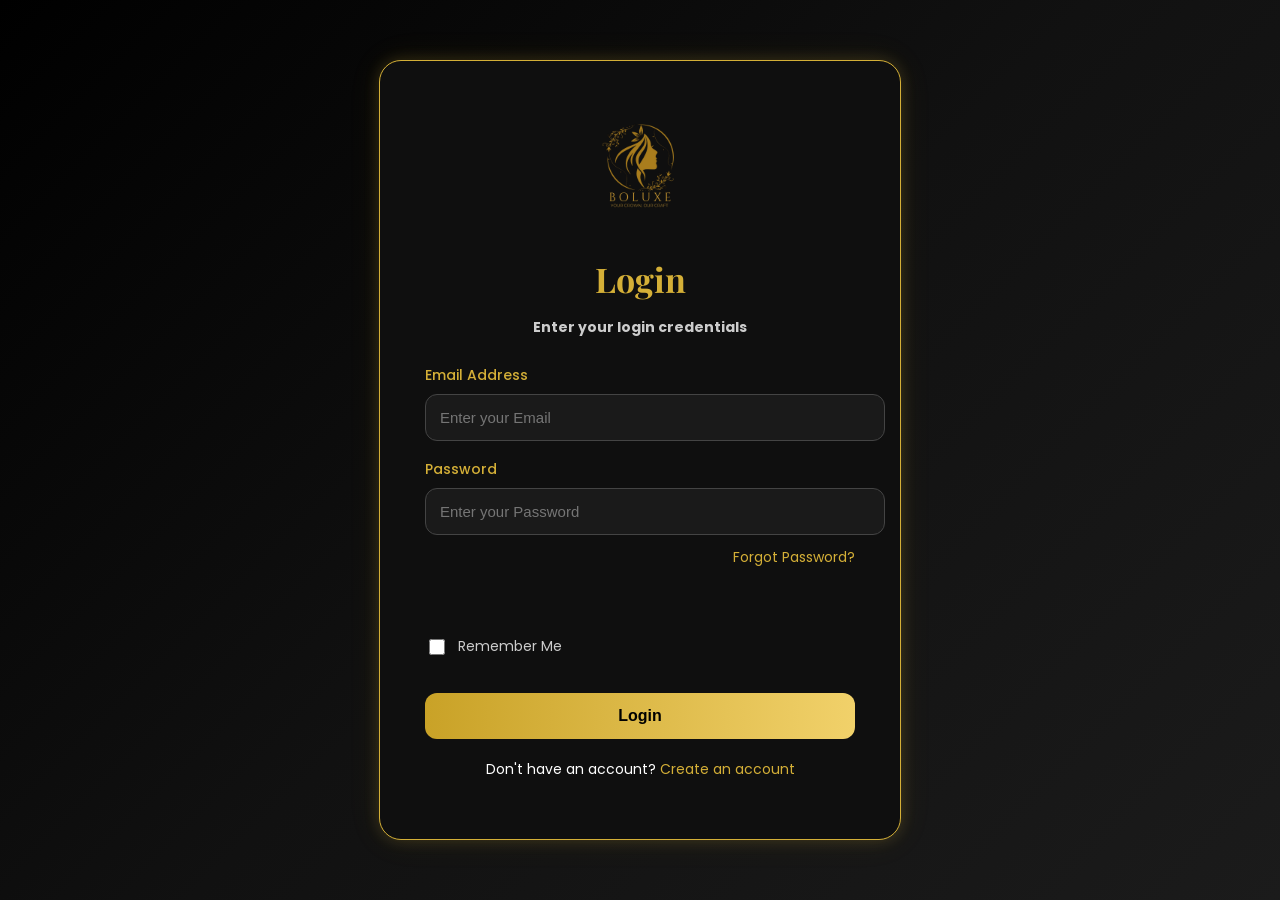
<file: login.html>
<!DOCTYPE html>
<html lang="en">
<head>
<meta charset="UTF-8">
<meta name="viewport" content="width=device-width, initial-scale=1.0">
<title>Login | BOLUXE</title>
<link href="authstyles.css" rel="stylesheet">
<link rel="stylesheet" href="https://cdnjs.cloudflare.com/ajax/libs/font-awesome/6.5.0/css/all.min.css">
<link href="https://fonts.googleapis.com/css2?family=Playfair+Display:wght@500;700&family=Poppins:wght@300;400;500&family=Great+Vibes&display=swap" rel="stylesheet">
</head>
<body>

<div class="login">
    <div class="auth-logo">
        <img src="logo.png" alt="BOLUXE Logo">
    </div>

    <h1>Login</h1>
    <h3>Enter your login credentials</h3>

    <form action="appointment.html">

        <label id="field-label">Email Address</label>
        <input type="email" placeholder="Enter your Email" required>

        <label id="field-label">Password</label>
        <input type="password" placeholder="Enter your Password" required>

        <a href="forgotpassword.html">Forgot Password?</a><br><br>

        <div class="remember">
            <input type="checkbox">
            <label>Remember Me</label>
        </div>

        <button type="submit">Login</button>
    </form>

    <p>
        Don't have an account?
        <a href="signup.html">Create an account</a>
    </p>
</div>
</body>
</html>
</file>
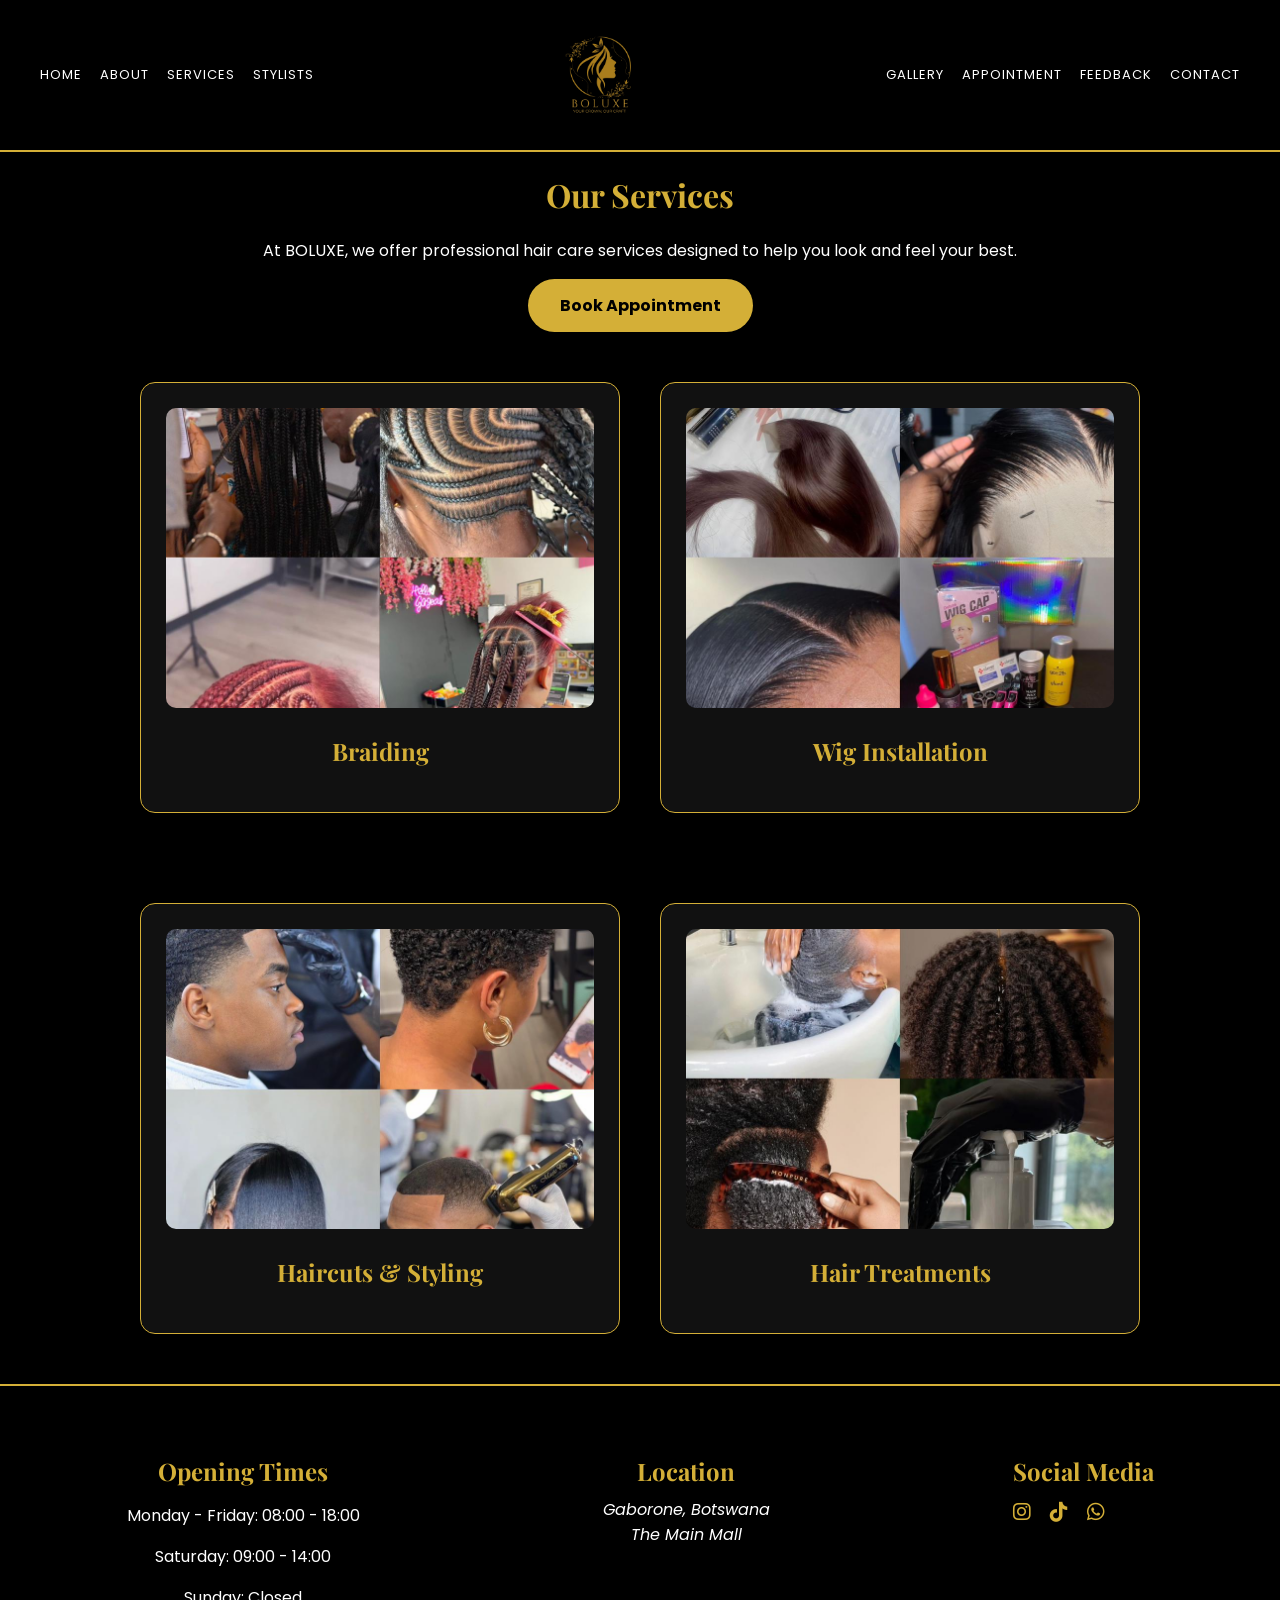
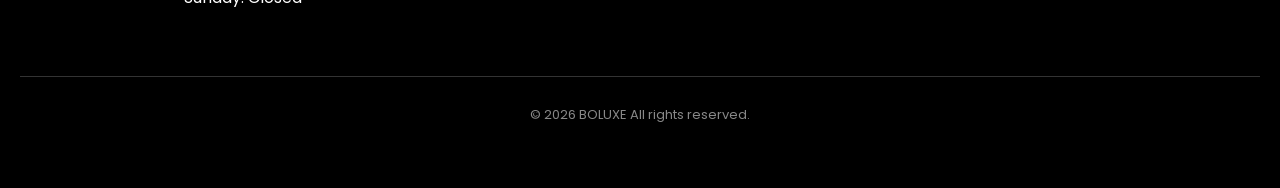
<file: services.html>
<!DOCTYPE html>
<html lang="en">
<head>
<meta charset="UTF-8">
<meta name="viewport" content="width=device-width, initial-scale=1.0">
<title>Our Services</title>
<link href="styles.css" rel="stylesheet">
<link rel="stylesheet" href="https://cdnjs.cloudflare.com/ajax/libs/font-awesome/6.5.0/css/all.min.css">
<link href="https://fonts.googleapis.com/css2?family=Playfair+Display:wght@500;700&family=Poppins:wght@300;400;500&family=Great+Vibes&display=swap" rel="stylesheet">
</head>

<body>

<header>

    <nav> 
        <a href="index.html">Home</a> 
        <a href="about.html">About</a> 
        <a href="services.html">Services</a> 
        <a href="stylists.html">Stylists</a> 
    </nav> 

    <div class="logo"></div> 

    <nav> 
        <a href="gallery.html">Gallery</a> 
        <a href="appointment.html">Appointment</a> 
        <a href="feedback.html">Feedback</a> 
        <a href="contact.html">Contact</a> 
    </nav> 

</header>

<div class="Services">
    <h1>Our Services</h1>

    <p>
        At BOLUXE, we offer professional hair care services designed
        to help you look and feel your best.
    </p>

    <a href="signup.html" class="service-btn">Book Appointment</a>

    <section class="services-grid">

        <div class="service-card">
            <img src="braiding.jpeg">
            <h2>Braiding</h2>
        </div>

        <div class="service-card">
            <img src="wig installation.jpeg">
            <h2>Wig Installation</h2>
        </div>

        <div class="service-card">
            <img src="haircuts.jpeg">
            <h2>Haircuts & Styling</h2>
        </div>

        <div class="service-card">
            <img src="hair treatments.jpeg">
            <h2>Hair Treatments</h2>
        </div>

    </section>

</div>

<footer>
<section>
    <h2>Opening Times</h2>
    <p>Monday - Friday: 08:00 - 18:00</p>
    <p>Saturday: 09:00 - 14:00</p>
    <p>Sunday: Closed</p>
</section>

<section>
    <h2>Location</h2>
    <address>
        Gaborone, Botswana<br>
        The Main Mall
    </address>
</section>

<section>
    <h2>Social Media</h2>
    <nav>
      <a 
        href="https://www.instagram.com/boluxehairstudio?igsh=N3lhdHZvMjdvNWFi&utm_source=qr" target="_blank">
        <i class="fa-brands fa-instagram"></i>
      </a>

      <a 
        href="https://www.tiktok.com/@boluxehairstudio?_r=1&_t=ZS-96FZWPO80Yi" target="_blank">
        <i class="fa-brands fa-tiktok"></i>
      </a>

      <a 
        href="https://wa.me/26772216670" target="_blank">
        <i class="fa-brands fa-whatsapp"></i>
      </a>
    </nav>
</section>

<section class="footer-bottom">
    <p>&copy; 2026 BOLUXE All rights reserved.</p>
</section>
</footer>

</body>
</html>
</file>
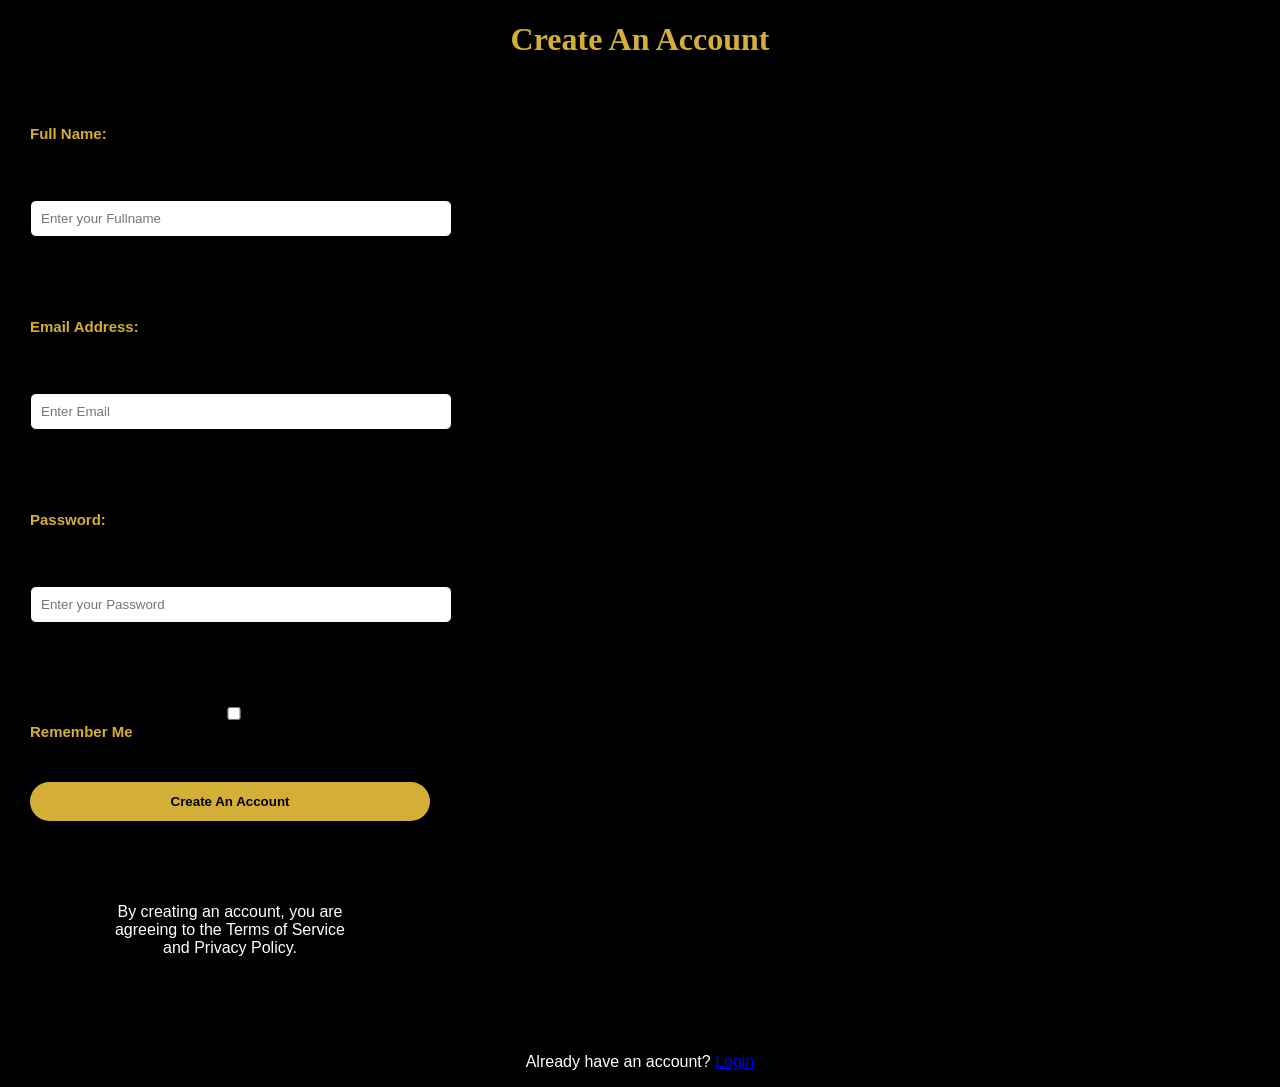
<file: signup.html>
<!DOCTYPE html>
<html lang="en">
<head>
    <meta charset="UTF-8">
    <meta name="viewport" content="width=device-width, initial-scale=1.0">
    <title>Sign Up Form</title>
    <link href="styles.css" rel="stylesheet">
</head>

<body>
    <div class="signup">
        <h1>Create An Account</h1>
        <form action="appointment.html">
            <label>Full Name:</label><br>
            <input type="text" placeholder="Enter your Fullname" required><br><br>

            <label>Email Address:</label><br>
            <input type="email" placeholder="Enter Email" required><br><br>

            <label>Password:</label><br>
            <input type="password" placeholder="Enter your Password" required><br><br>

            <label>
            <input type="checkbox">Remember Me<br><br>
        </label>
            <button type="submit">Create An Account</button><br><br>
            <p>By creating an account, you are<br>agreeing to the Terms of Service<br>and Privacy Policy.</p>
    </form>
        <p>Already have an account?
        <a href="login.html">Login</a></p>
    </div>
</body>
</html>
</file>
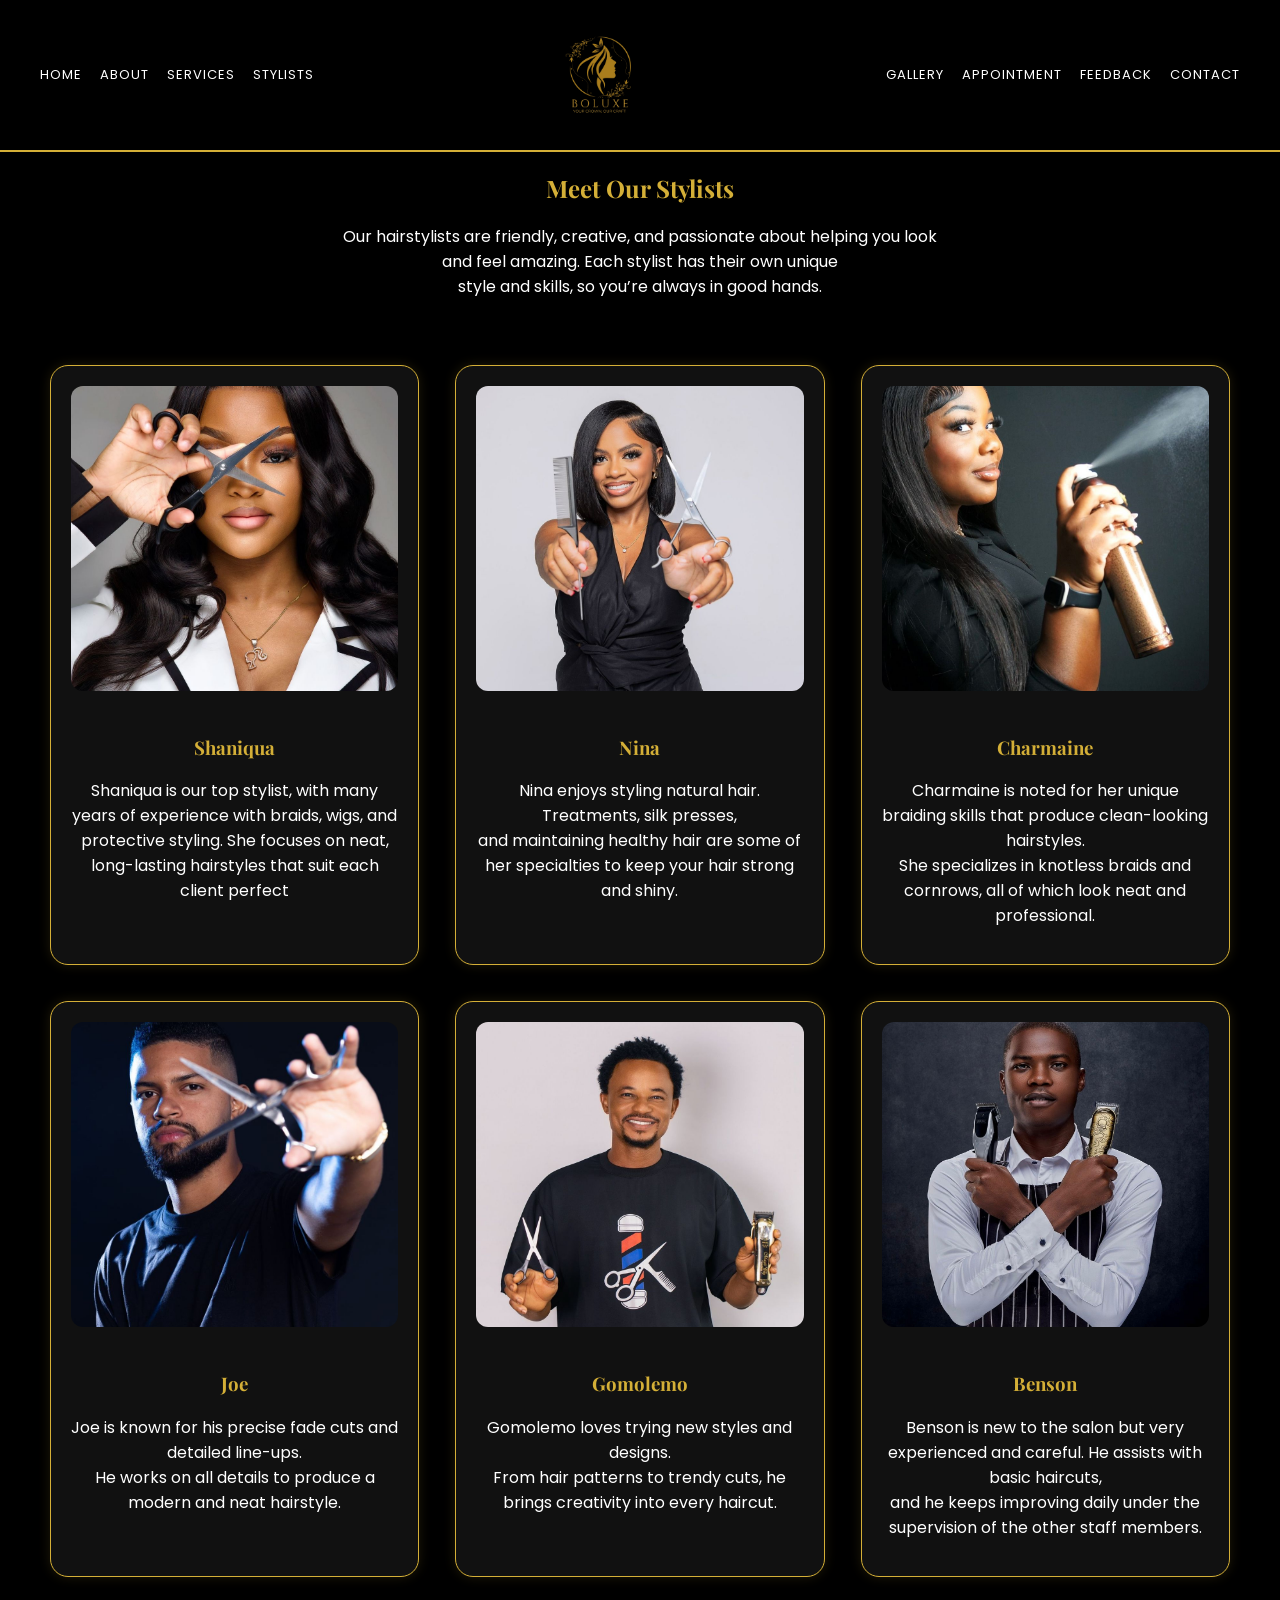
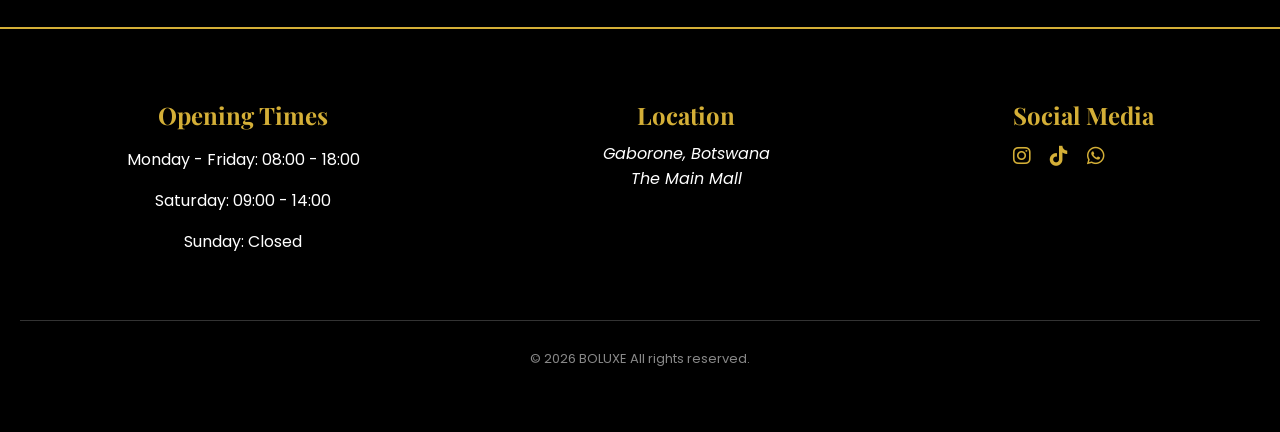
<file: stylists.html>
<!DOCTYPE html>
<html lang="en">
<head>
<meta charset="UTF-8">
<meta name="viewport" content="width=device-width, initial-scale=1.0">
<title>Stylists</title>
<link href="styles.css" rel="stylesheet">
<link rel="stylesheet" href="https://cdnjs.cloudflare.com/ajax/libs/font-awesome/6.5.0/css/all.min.css">
<link href="https://fonts.googleapis.com/css2?family=Playfair+Display:wght@500;700&family=Poppins:wght@300;400;500&display=swap" rel="stylesheet">
</head>
<body>
<header>
    <nav> 
        <a href="index.html">Home</a> 
        <a href="about.html">About</a> 
        <a href="services.html">Services</a> 
        <a href="stylists.html">Stylists</a> 
    </nav> 

    <div class="logo"></div> 

    <nav> 
        <a href="gallery.html">Gallery</a> 
        <a href="appointment.html">Appointment</a> 
        <a href="feedback.html">Feedback</a> 
        <a href="contact.html">Contact</a> 
    </nav> 
</header>

<section>
    <h1>Meet Our Stylists</h1>
    <p>
        Our hairstylists are friendly, creative, and passionate about helping you look<br>and feel amazing. Each stylist has their own unique<br>style and skills, so you’re always in good hands.
    </p>

    <div class="stylist-grid">
        <div class="stylist-card">
            <img src="shaniqua.jpeg">
            <h3>Shaniqua</h3>
            <p>Shaniqua is our top stylist, with many years of experience with braids, wigs, and protective styling. She focuses on neat,<br>long-lasting hairstyles that suit each client perfect</p>
        </div>

        <div class="stylist-card">
            <img src="nina.jpeg">
            <h3>Nina</h3>
            <p>Nina enjoys styling natural hair. Treatments, silk presses,<br>and maintaining healthy hair are some of her specialties to keep your hair strong and shiny.</p>
        </div>

        <div class="stylist-card">
            <img src="charmaine.jpeg">
            <h3>Charmaine</h3>
            <p>Charmaine is noted for her unique braiding skills that produce clean-looking hairstyles.<br>She specializes in knotless braids and cornrows, all of which look neat and professional.</p>
        </div>

        <div class="stylist-card">
            <img src="joe.jpeg">
            <h3>Joe</h3>
            <p>Joe is known for his precise fade cuts and detailed line-ups.<br>He works on all details to produce a modern and neat hairstyle.</p>
        </div>

        <div class="stylist-card">
            <img src="gomolemo.jpeg">
            <h3>Gomolemo</h3>
            <p>Gomolemo loves trying new styles and designs.<br>From hair patterns to trendy cuts, he brings creativity into every haircut.</p>
        </div>

        <div class="stylist-card">
            <img src="benson.jpeg">
            <h3>Benson</h3>
            <p>Benson is new to the salon but very experienced and careful. He assists with basic haircuts,<br>and he keeps improving daily under the supervision of the other staff members.</p>
        </div>
    </div>
</section>

<footer>
<section>
    <h2>Opening Times</h2>
    <p>Monday - Friday: 08:00 - 18:00</p>
    <p>Saturday: 09:00 - 14:00</p>
    <p>Sunday: Closed</p>
</section>

<section>
    <h2>Location</h2>
    <address>
        Gaborone, Botswana<br>
        The Main Mall
    </address>
</section>

<section>
    <h2>Social Media</h2>
    <nav>
      <a 
        href="https://www.instagram.com/boluxehairstudio?igsh=N3lhdHZvMjdvNWFi&utm_source=qr" target="_blank">
        <i class="fa-brands fa-instagram"></i>
      </a>

      <a 
        href="https://www.tiktok.com/@boluxehairstudio?_r=1&_t=ZS-96FZWPO80Yi" target="_blank">
        <i class="fa-brands fa-tiktok"></i>
      </a>

      <a 
        href="https://wa.me/26772216670" target="_blank">
        <i class="fa-brands fa-whatsapp"></i>
      </a>
    </nav>
</section>
<section class="footer-bottom">
    <p>&copy; 2026 BOLUXE All rights reserved.</p>
</section>
</footer>
</body>
</html>
</file>
<file: styles.css>
body {
    font-family: 'Poppins', sans-serif;
    background-color: black;
    color: white;
    margin: 0;
    padding: 0;
    box-sizing: border-box;
}
header {
    background-color: black;
    display: flex;
    justify-content: space-between;
    align-items: center;
    padding: 20px 40px;
    border-bottom: 2px solid #d4af37;
}

nav {
    display: flex;
    gap: 18px;
}

nav a {
    color: white;
    text-decoration: none;
    font-size: 13px;
    letter-spacing: 1px;
    text-transform: uppercase;
    transition: 0.3s;
}

nav a:hover {
    color: #d4af37;
}

.logo {
    width: 110px;
    height: 110px;
    background: url("logo.png") center/contain no-repeat; 
}

/* homepage */
.hero{
    height:90vh;
    background:
    linear-gradient(rgba(0,0,0,0.6), rgba(0,0,0,0.6)),
    url("hair\ banner.jpeg");
    background-size:cover;
    background-position:center;
    display:flex;
    flex-direction:column;
    justify-content:center;
    align-items:center;
    text-align:center;
    padding:20px;
}

.hero h1{
    font-family: 'Playfair Display', serif;
    font-size: 3rem;
    margin-bottom: 20px;
    color: white;
}

.btn,
.hero-btn,
button{
    background-color: #d4af37;
    color: #000;
    padding: 12px 30px;
    border-radius: 30px;
    text-decoration: none;
    border: none;
    cursor: pointer;
    transition: 0.3s;
    font-weight: bold;
}

.btn:hover,
.hero-btn:hover,
button:hover{
    background-color: #fff;
    color: #000;
}

h1,h2,h3{
    font-family: 'Playfair Display', serif;
    color: #d4af37;
}

.about-homepage{
    display:flex;
    justify-content:space-between;
    align-items:center;
    gap:60px;
    padding:100px 10%;
    background:#111;
}

.text {
    width: 50%;
}

.text p {
    font-size: 1.1rem;
    margin-bottom: 20px;
    line-height: 1.6;
}

.btn {
    background-color: black;
    color: #d4af37;
    padding: 12px 25px;
    text-decoration: none;
    border-radius: 25px;
    font-weight: 500;
    transition: 0.3s;
}

.btn:hover {
    background-color: #d4af37;
    color: black;
}

.image{
    flex:1;
    display:flex;
    justify-content:center;
}

.image img{
    width:100%;
    max-width:450px;
    border-radius:15px;
    border:2px solid #d4af37;
    box-shadow:0 0 20px rgba(212,175,55,0.3);
}

/*About*/
#behindthebeauty{
    display:flex;
    justify-content:space-between;
    align-items:center;
    gap:60px;
    padding:100px 10%;
    min-height:100vh;
    background:black;

}

#about-us{
    text-align: left;
    color:#ccc;
    margin-bottom:40px;
    max-width:650px;
    font-size:16px;
}

.about-image{
    flex:1;
    display:flex;
    justify-content:center;
}

.about-image img{
    width:100%;
    max-width:700px;
    margin-bottom: 50px;
    border-radius:15px;
    border:2px solid #d4af37;
    box-shadow:0 0 20px rgba(212,175,55,0.3);
    object-fit:cover;
}

/*Services*/
.Services{
    h1{
        font-family: 'Playfair Display', serif;
        size: 48px;
        text-align: center;
    }
    text-align:center;
}

.services-grid{
    display:grid;
    grid-template-columns:repeat(2, 1fr);
    gap:40px;
    max-width:1000px;
    margin:auto;
}

.service-card{
    background:#111;
    border-radius:15px;
    border:1px solid #d4af37;
    padding:25px;
    margin-bottom: 50px;
    transition:0.3s;
}

.service-card:hover{
    transform:translateY(-10px);
    box-shadow:0 0 15px rgba(212,175,55,0.5);
}

.service-card img{
    width:100%;
    height:300px;
    object-fit:cover;
    border-radius:10px;
}
.service-btn{
    display:inline-block;
    padding:14px 32px;
    background:#d4af37;
    color:#000;
    text-decoration:none;
    font-weight:bold;
    border-radius:30px;
    transition:0.3s;
    margin-bottom:50px;
}

/*Gallery*/
.gallery {
    max-width: 1100px;
    margin: auto;
    padding: 20px;
}

.gallery h1 {
    text-align: center;
    size: 48px;
    font-family: 'Playfair Display', serif;
}

.gallery {
    display: grid;
    grid-template-columns: repeat(3, 1fr);
    gap: 30px;
}

.gallery h1 {
    grid-column: 1 / -1;
}

.gallery-card {
    background: #333;
    border-radius: 10px;
    padding: 15px;
    text-align: center;
    box-shadow: 0 2px 8px rgba(0,0,0,0.1);
}

.gallery-card h2 {
    font-size: 20px;
    margin-bottom: 10px;
}

.gallery-card img {
    width: 100%;
    height: 250px;
    object-fit: cover;
    border-radius: 8px;
}

.gallery-card p {
    margin: 8px 0;
    font-size: 16px;
}

.price {
    font-weight: bold;
    color: #d4af37;
}
/*Stylists*/
h1{
    text-align: center;
    size: 48px;
}
p{
    text-align: center;
}
.stylist-grid{
    display: grid;
    grid-template-columns: repeat(3, 1fr);
    gap: 36px;
    margin: auto;
    max-width: 1300px;
    padding: 50px;
}
.stylist-card{
    background:#111;
    border:1px solid #d4af37;
    border-radius:18px;
    overflow:hidden;
    padding:20px;
    box-shadow:0 0 12px rgba(212,175,55,0.15);
    transition:0.3s;
}

.stylist-card:hover{
    transform:translateY(-10px);
    box-shadow:0 0 18px rgba(212,175,55,0.35);
}

.stylist-card img{
    width:100%;
    height:305px;
    object-fit:cover;
    border-radius:12px;
    margin-bottom:18px;
}
.stylist-grid,.stylist-card{
    text-align: center;
    box-shadow: #d4af37;
    transition: 0.3s;
    overflow: hidden;
}

/*Appointment*/
#booking{
    width:100%;
    display:flex;
    justify-content:center;
    padding:20px;
}

#appointment{
    width:100%;
    max-width:550px;
    background:#151515;
    padding:45px;
    border-radius:22px;
    border:1px solid rgba(212,175,55,0.4);
    box-shadow:
    0 0 20px rgba(212,175,55,0.1),
    0 0 40px rgba(212,175,55,0.05);
}

#appointment label{
    display:block;
    margin-top:22px;
    margin-bottom:10px;
    color:#d4af37;
    font-size:15px;
    font-weight:500;
}

#appointment input,
#appointment select{
    width:100%;
    padding:15px;
    border:none;
    border-radius:12px;
    background:#1f1f1f;
    color:white;
    font-size:15px;
    transition:0.3s;
}

#appointment input:focus,
#appointment select:focus{
    outline:none;
    border:1px solid #d4af37;
    box-shadow:0 0 10px rgba(212,175,55,0.3);
}

/*Feedback*/
#feedback-header{
    font-family: 'Playfair Display', serif;
    size: 48px;
    text-align: center;
}
#feedback{
    width:100%;
    min-height:100vh;
    display:flex;
    flex-direction:column;
    justify-content:center;
    align-items:center;
    padding:80px 20px;
}
#description{
    max-width:650px;
    text-align:center;
    color:#d0d0d0;
    line-height:1.8;
    margin-bottom:45px;
}

#feedback-form{
    width:100%;
    max-width:600px;
    background:#151515;
    padding:45px;
    border-radius:24px;
    border: 2px solid #af8a10;
    box-shadow:
    0 0 20px rgba(212,175,55,0.08),
    0 0 40px rgba(212,175,55,0.04);
}

.form-group,
.feedback-form{
    margin-bottom:25px;
}

label{
    display:block;

    margin-bottom:10px;

    color:#d4af37;

    font-size:15px;
    font-weight:500;
}

select,
textarea{
    width:100%;

    padding:15px;

    border:none;
    border-radius:14px;

    background:#1f1f1f;

    color:white;

    font-size:15px;

    transition:0.3s ease;
}

select:focus,
textarea:focus{
    outline:none;
    border:1px solid #d4af37;
    box-shadow:0 0 10px rgba(212,175,55,0.3);
}

textarea{
    height:150px;
    resize:none;
}

.rating{
    display:flex;
    gap:12px;
}

.rating input{
    display:none;
}

.rating label{
    font-size:42px;

    color:#555;

    cursor:pointer;

    transition:0.3s ease;
}

.rating label:hover{
    color:#d4af37;
    transform:scale(1.1);
}

.rating input:checked + label{
    color:#d4af37;
}
#result{
    margin-top:15px;
    color:#d4af37;
    font-size:14px;
}

/*Contact*/
#contact{
    color: #fff;
}
.contact{
    display: flex;
    align-items: center;
    justify-content: space-around;
    gap: 50px;
    flex-wrap: wrap;
    padding: 60px;
}
.contact img{
    height: auto;
    width: 400px;
    border-radius: 10px;
    box-shadow: 0 4px 15px rgba(0,0,0,0.6);
    max-width: 100%;
}
form{
    background: #000;
    padding: 30px;
    color: white;
    width: 400px;
    margin-bottom: 50px;
    display: flex;
    flex-direction: column;
    gap: 15px;
}
label{
    display: block;
    margin-top: 15px;
    font-weight: bold;
}

input,select,textarea{
    width: 100%;
    padding: 10px;
    border-radius: 6px;
    border: none;
    border: 1px solid #000;
    font-family: 'Poppins', sans-serif;
}

textarea{
    height: 120px;
}
/*Footer*/
footer{
    background-color: #000;
    border-top: 2px solid #d4af37;
    display: flex;
    justify-content: space-around;
    flex-wrap: wrap;
    gap: 30px;
    padding: 50px 20px;
    text-align: center;
}

footer h2{
    color: #d4af37;
    margin-bottom: 10px;
}

footer nav a{
    font-size: 20px;
    color: #d4af37;
}

.footer-bottom{
    width: 100%;
    border-top: 1px solid #333;
    margin-top: 20px;
    padding-top: 15px;
    font-size: 13px;
    color: #888;
}
/* =========================
   RESPONSIVE DESIGN
========================= */

@media (max-width: 1100px){

    /* ABOUT */
    .about-homepage,
    #behindthebeauty{
        flex-direction:column;
        text-align:center;
    }

    .text{
        width:100%;
    }

    .about-image img,
    .image img{
        max-width:100%;
    }

    /* STYLISTS */
    .stylist-grid{
        grid-template-columns:repeat(2,1fr);
    }

    /* GALLERY */
    .gallery{
        grid-template-columns:repeat(2,1fr);
    }
}

/* =========================
   TABLET
========================= */

@media (max-width: 850px){

    /* HEADER */
    header{
        flex-direction:column;
        gap:20px;
        padding:20px;
    }

    nav{
        flex-wrap:wrap;
        justify-content:center;
    }

    .logo{
        width:90px;
        height:90px;
    }

    /* HERO */
    .hero h1{
        font-size:2.3rem;
    }

    /* SERVICES */
    .services-grid{
        grid-template-columns:1fr;
        padding:0 20px;
    }

    /* GALLERY */
    .gallery{
        grid-template-columns:1fr;
    }

    /* STYLISTS */
    .stylist-grid{
        grid-template-columns:1fr;
        padding:30px 20px;
    }

    /* CONTACT */
    .contact{
        flex-direction:column;
        text-align:center;
        padding:40px 20px;
    }

    form{
        width:100%;
        max-width:500px;
    }

    .contact img{
        width:100%;
        max-width:400px;
    }

    /* FOOTER */
    footer{
        flex-direction:column;
        align-items:center;
        text-align:center;
    }
}

/* =========================
   MOBILE
========================= */

@media (max-width: 600px){

    /* GENERAL */
    h1{
        font-size:32px;
    }

    p{
        font-size:15px;
    }

    /* HEADER */
    header{
        padding:15px;
    }

    nav{
        gap:12px;
    }

    nav a{
        font-size:11px;
    }

    .logo{
        width:75px;
        height:75px;
    }

    /* HERO */
    .hero{
        height:auto;
        padding:80px 20px;
    }

    .hero h1{
        font-size:2rem;
    }

    .btn,
    .hero-btn,
    button{
        padding:10px 22px;
        font-size:14px;
    }

    /* ABOUT */
    .about-homepage,
    #behindthebeauty{
        padding:70px 20px;
        gap:40px;
    }

    #about-us{
        font-size:14px;
    }

    /* SERVICES */
    .service-card{
        padding:18px;
    }

    .service-card img{
        height:220px;
    }

    /* GALLERY */
    .gallery{
        padding:20px 10px;
        gap:20px;
    }

    .gallery-card img{
        height:200px;
    }

    /* STYLISTS */
    .stylist-grid{
        gap:25px;
    }

    .stylist-card img{
        height:250px;
    }

    /* APPOINTMENT */
    #appointment{
        padding:30px 22px;
    }

    /* FEEDBACK */
    #feedback{
        padding:60px 15px;
    }

    #feedback-form{
        padding:30px 22px;
    }

    .rating{
        gap:8px;
    }

    .rating label{
        font-size:34px;
    }

    textarea{
        height:120px;
    }

    /* CONTACT */
    .contact{
        padding:30px 15px;
    }

    form{
        padding:20px;
    }

    /* FOOTER */
    footer{
        padding:40px 20px;
    }

    footer h2{
        font-size:22px;
    }

    .footer-bottom{
        font-size:12px;
    }
}
</file>
<file: authstyles.css>
body {
    font-family: 'Poppins', sans-serif;
    background: linear-gradient(135deg, #000000, #111111, #1b1b1b);
    min-height: 100vh;
    display: flex;
    justify-content: center;
    align-items: center;
    color: white;
    padding: 20px;
    margin: 0;
    padding: 0;
    box-sizing: border-box;
}

.login,
.signup,
.forgotpassword,
.enterresetcode,
.new-password {
    width: 430px;
    background: #0f0f0f;
    padding: 45px;
    border-radius: 22px;
    border: 1px solid #d4af37;
    box-shadow:
        0 0 15px rgba(212, 175, 55, 0.2),
        0 0 35px rgba(212, 175, 55, 0.08);
    text-align: center;
}

.auth-logo {
    margin-bottom: 20px;
}

.auth-logo img {
    width: 120px;
    height: auto;
}

.login h1,
.signup h1,
.forgotpassword h1,
.enterresetcode h1,
.new-password h1 {
    font-family: 'Playfair Display', serif;
    font-size: 34px;
    color: #d4af37;
    margin-bottom: 10px;
}
.login h3,
.signup p,
.forgotpassword p,
.new-password p,
.desc {
    color: #cccccc;
    font-size: 14px;
    margin-bottom: 25px;
    line-height: 1.7;
}

#field-label {
    display: block;
    text-align: left;
    margin-top: 18px;
    margin-bottom: 8px;
    color: #d4af37;
    font-size: 14px;
    font-weight: 500;
}

input[type="text"],
input[type="email"],
input[type="password"] {
    width: 100%;
    padding: 14px;
    border-radius: 12px;
    border: 1px solid #444;
    background: #1a1a1a;
    color: white;
    font-size: 15px;
    transition: 0.3s ease;
}

input[type="text"]:focus,
input[type="email"]:focus,
input[type="password"]:focus {
    outline: none;
    border-color: #d4af37;
    box-shadow: 0 0 10px rgba(212, 175, 55, 0.4);
}

.login form a {
    display: block;
    text-align: right;
    margin-top: 12px;
    color: #d4af37;
    text-decoration: none;
    font-size: 14px;
    transition: 0.3s ease;
}

.login form a:hover {
    color: white;
}

.remember {
    display: flex;
    align-items: center;
    gap: 10px;
    margin-top: 18px;
    margin-bottom: 25px;
    color: #cccccc;
    font-size: 14px;
}

.remember input {
    accent-color: #d4af37;
    width: 16px;
    height: 16px;
}

button {
    width: 100%;
    padding: 14px;
    border: none;
    border-radius: 12px;
    background: linear-gradient(to right, #c9a227, #f1d16a);
    color: black;
    font-size: 16px;
    font-weight: 600;
    cursor: pointer;
    transition: 0.3s ease;
    margin-top: 10px;
}

button:hover {
    transform: translateY(-3px);
    box-shadow: 0 0 15px rgba(212, 175, 55, 0.4);
}
.reset-btn {
    display: inline-block;
    width: 100%;
    padding: 14px;
    border-radius: 12px;
    background: linear-gradient(to right, #c9a227, #f1d16a);
    color: black;
    font-size: 16px;
    font-weight: 600;
    text-align: center;
    text-decoration: none;
    transition: 0.3s ease;
    margin-top: 10px;
}

.reset-btn:hover {
    transform: translateY(-3px);
    box-shadow: 0 0 15px rgba(231, 181, 17, 0.4);
}

a {
    color: #d4af37;
    text-decoration: none;
    transition: 0.3s ease;
}

a:hover {
    color: white;
}

p {
    margin-top: 20px;
    font-size: 14px;
}

.terms {
    margin-top: 18px;
    font-size: 12px;
    color: #9f9f9f;
    line-height: 1.6;
}

.code-inputs {
    display: flex;
    justify-content: center;
    gap: 12px;
    margin-bottom: 30px;
}

.code-inputs input {
    width: 58px;
    height: 65px;
    border-radius: 14px;
    border: 1px solid #444;
    background: #1a1a1a;
    color: #d4af37;
    text-align: center;
    font-size: 24px;
    font-weight: 600;
    transition: 0.3s ease;
}

.code-inputs input:focus {
    outline: none;
    border-color: #d4af37;
    box-shadow: 0 0 12px rgba(212, 175, 55, 0.5);
}

.timer {
    color: #bbbbbb;
    font-size: 14px;
    margin-bottom: 25px;
}

#countdown {
    color: #d4af37;
    font-weight: 600;
}

.enterresetcode h1 {
    padding-bottom: 15px;
    border-bottom: 1px solid rgba(212, 175, 55, 0.3);
}

/* =========================
   RESPONSIVE DESIGN
========================= */

@media (max-width: 768px) {

    body {
        padding: 20px;
    }

    .login,
    .signup,
    .forgotpassword,
    .enterresetcode,
    .new-password {
        width: 100%;
        max-width: 420px;
        padding: 35px 28px;
    }

    .login h1,
    .signup h1,
    .forgotpassword h1,
    .enterresetcode h1,
    .new-password h1 {
        font-size: 28px;
    }

    .auth-logo img {
        width: 100px;
    }

    input[type="text"],
    input[type="email"],
    input[type="password"] {
        padding: 13px;
        font-size: 14px;
    }

    button,
    .reset-btn {
        padding: 13px;
        font-size: 15px;
    }

    .code-inputs {
        gap: 10px;
    }

    .code-inputs input {
        width: 50px;
        height: 58px;
        font-size: 20px;
    }
}

/* =========================
   MOBILE
========================= */

@media (max-width: 480px) {

    body {
        padding: 15px;
    }

    .login,
    .signup,
    .forgotpassword,
    .enterresetcode,
    .new-password {
        padding: 28px 20px;
        border-radius: 18px;
    }

    .login h1,
    .signup h1,
    .forgotpassword h1,
    .enterresetcode h1,
    .new-password h1 {
        font-size: 24px;
    }

    .login h3,
    .signup p,
    .forgotpassword p,
    .new-password p,
    .desc {
        font-size: 13px;
        line-height: 1.6;
    }

    #field-label {
        font-size: 13px;
    }

    input[type="text"],
    input[type="email"],
    input[type="password"] {
        padding: 12px;
        font-size: 14px;
        border-radius: 10px;
    }

    button,
    .reset-btn {
        padding: 12px;
        font-size: 14px;
        border-radius: 10px;
    }

    .remember {
        font-size: 13px;
        gap: 8px;
    }

    .remember input {
        width: 14px;
        height: 14px;
    }

    .terms {
        font-size: 11px;
    }

    .code-inputs {
        gap: 8px;
    }

    .code-inputs input {
        width: 42px;
        height: 48px;
        font-size: 18px;
        border-radius: 10px;
    }

    .timer {
        font-size: 13px;
    }
}
</file>
